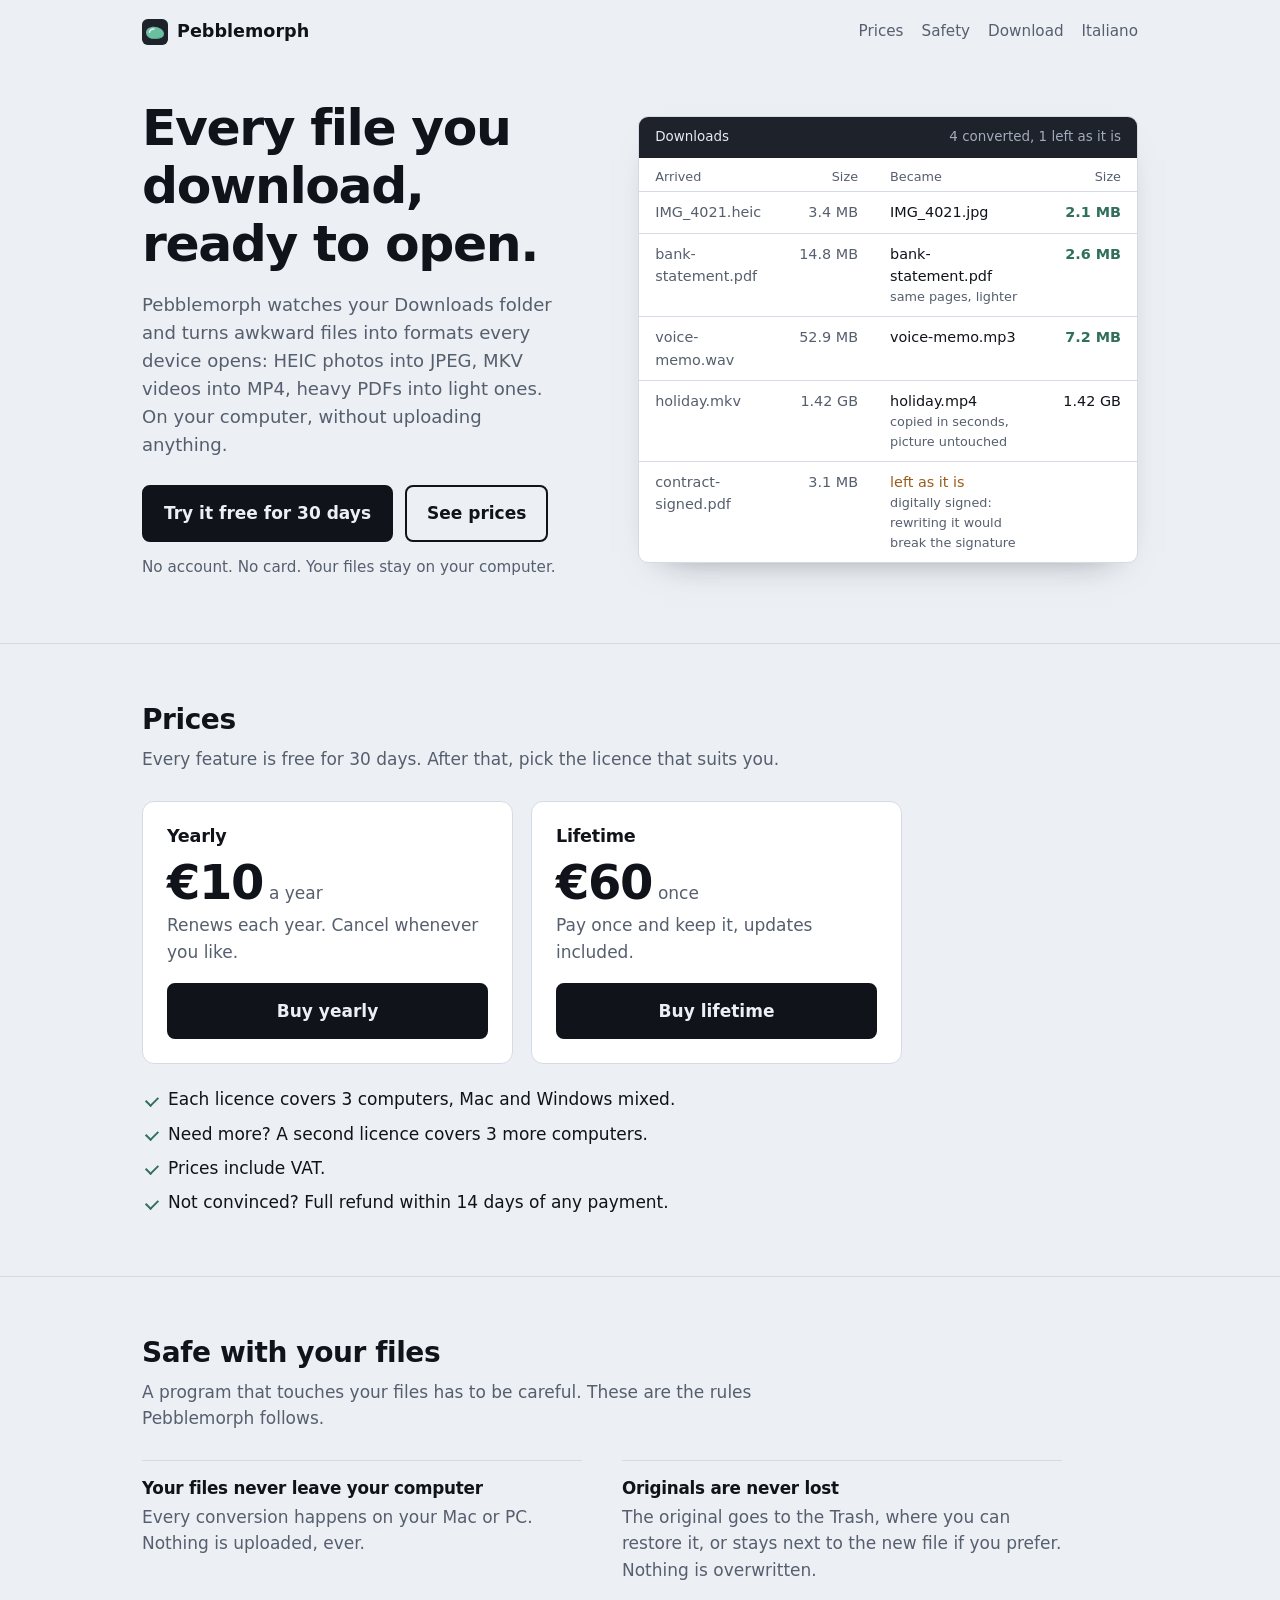
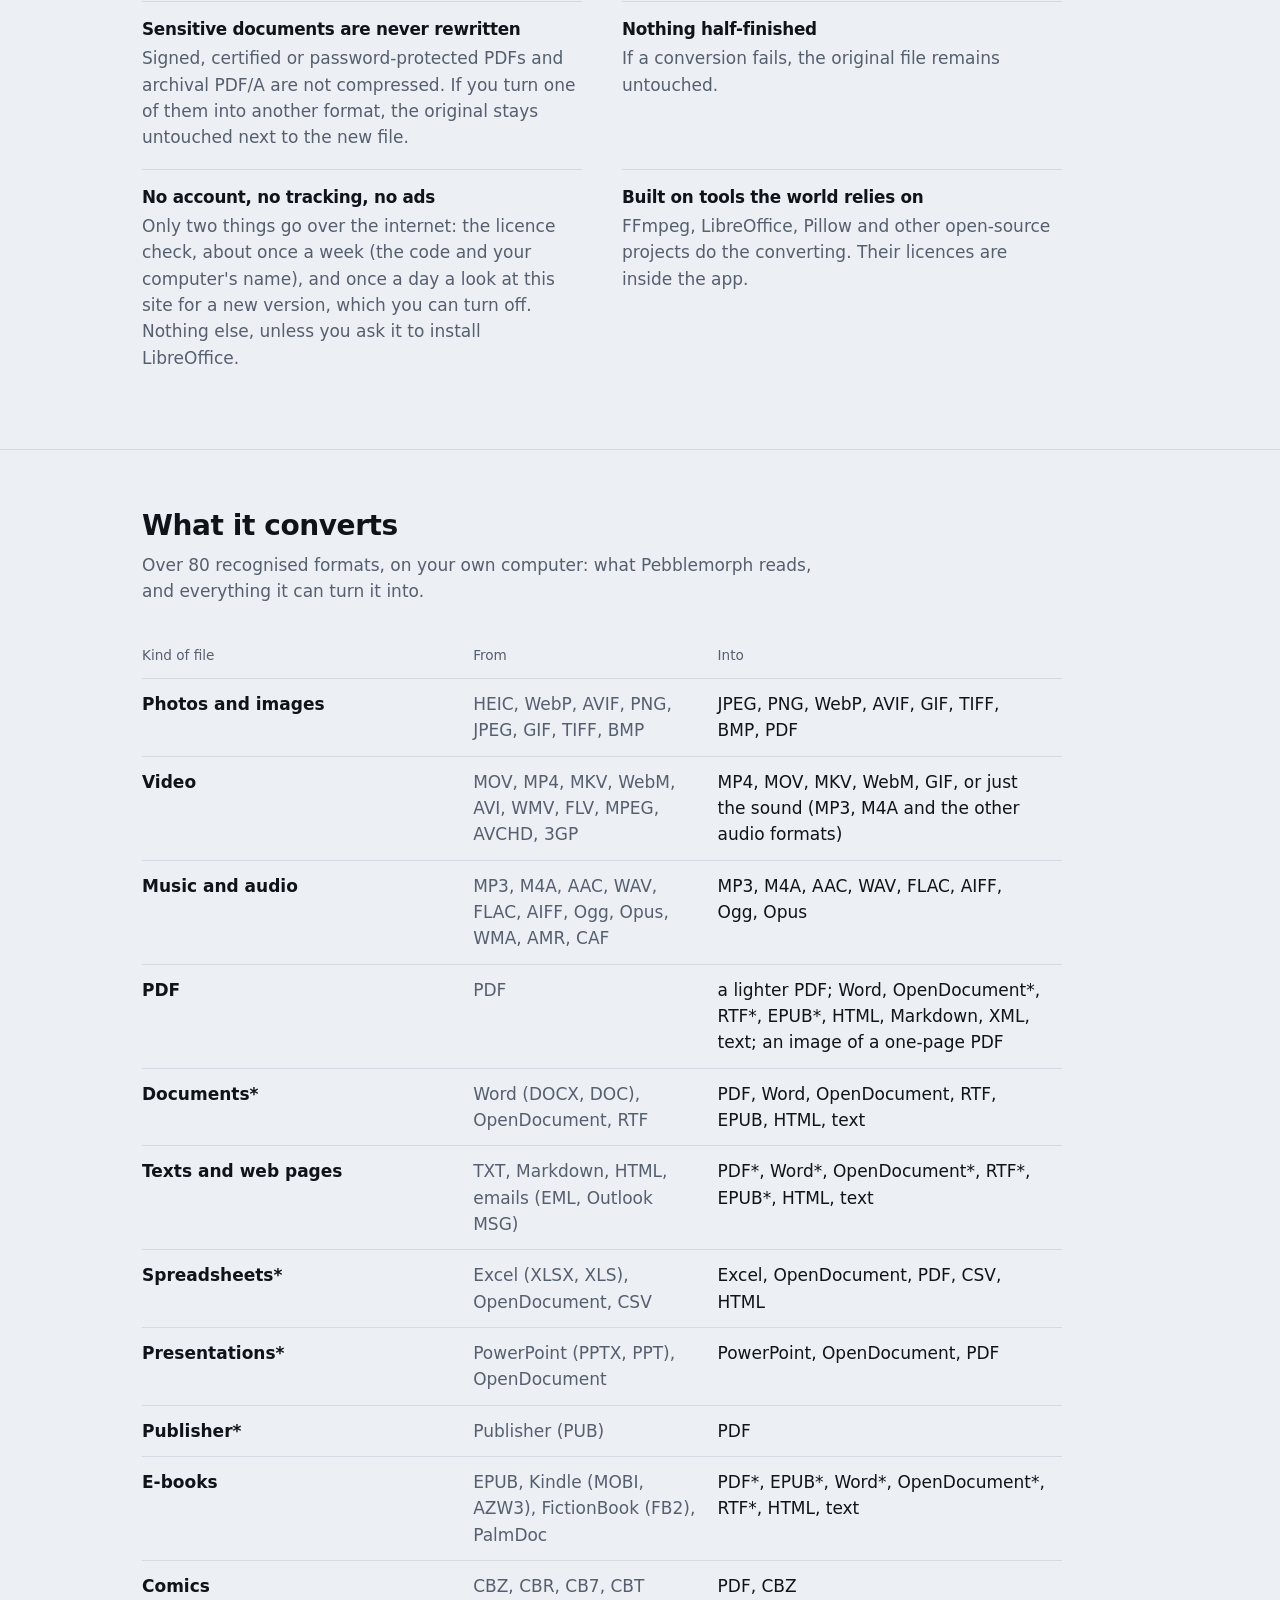
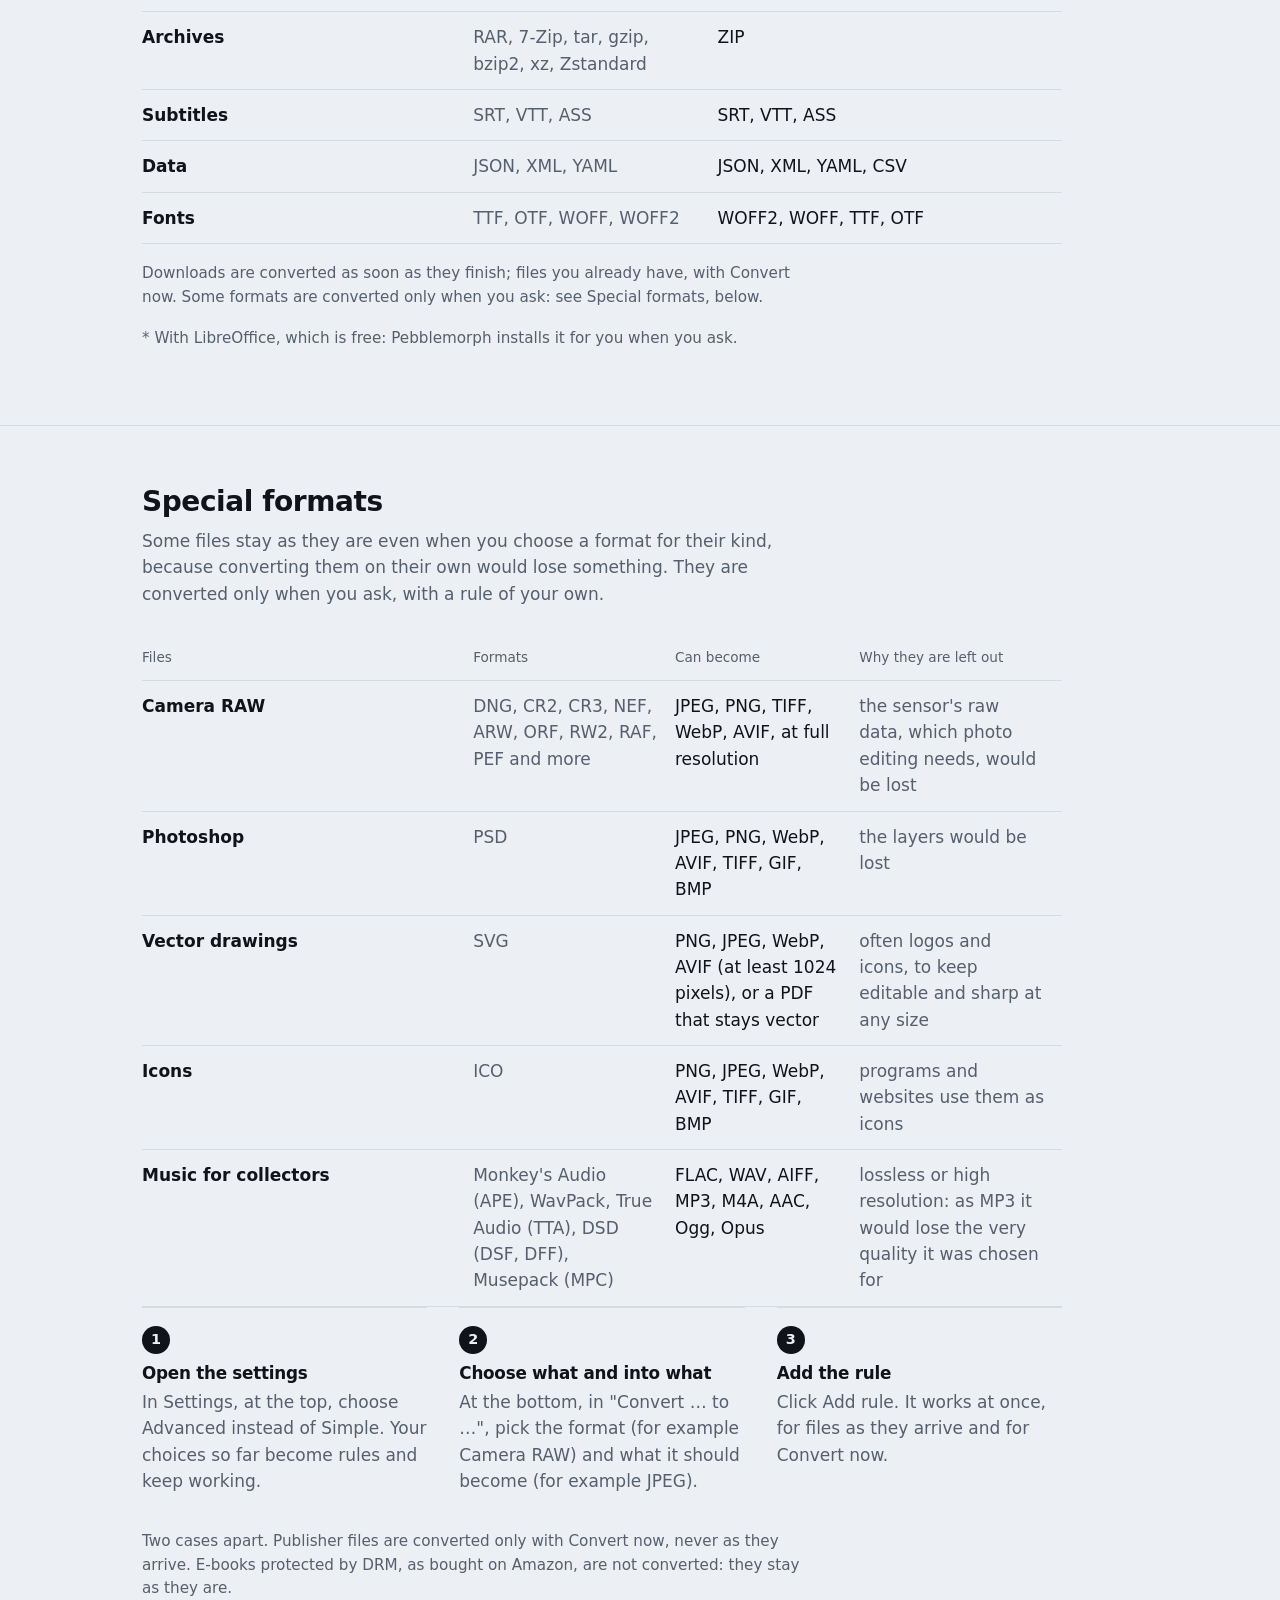
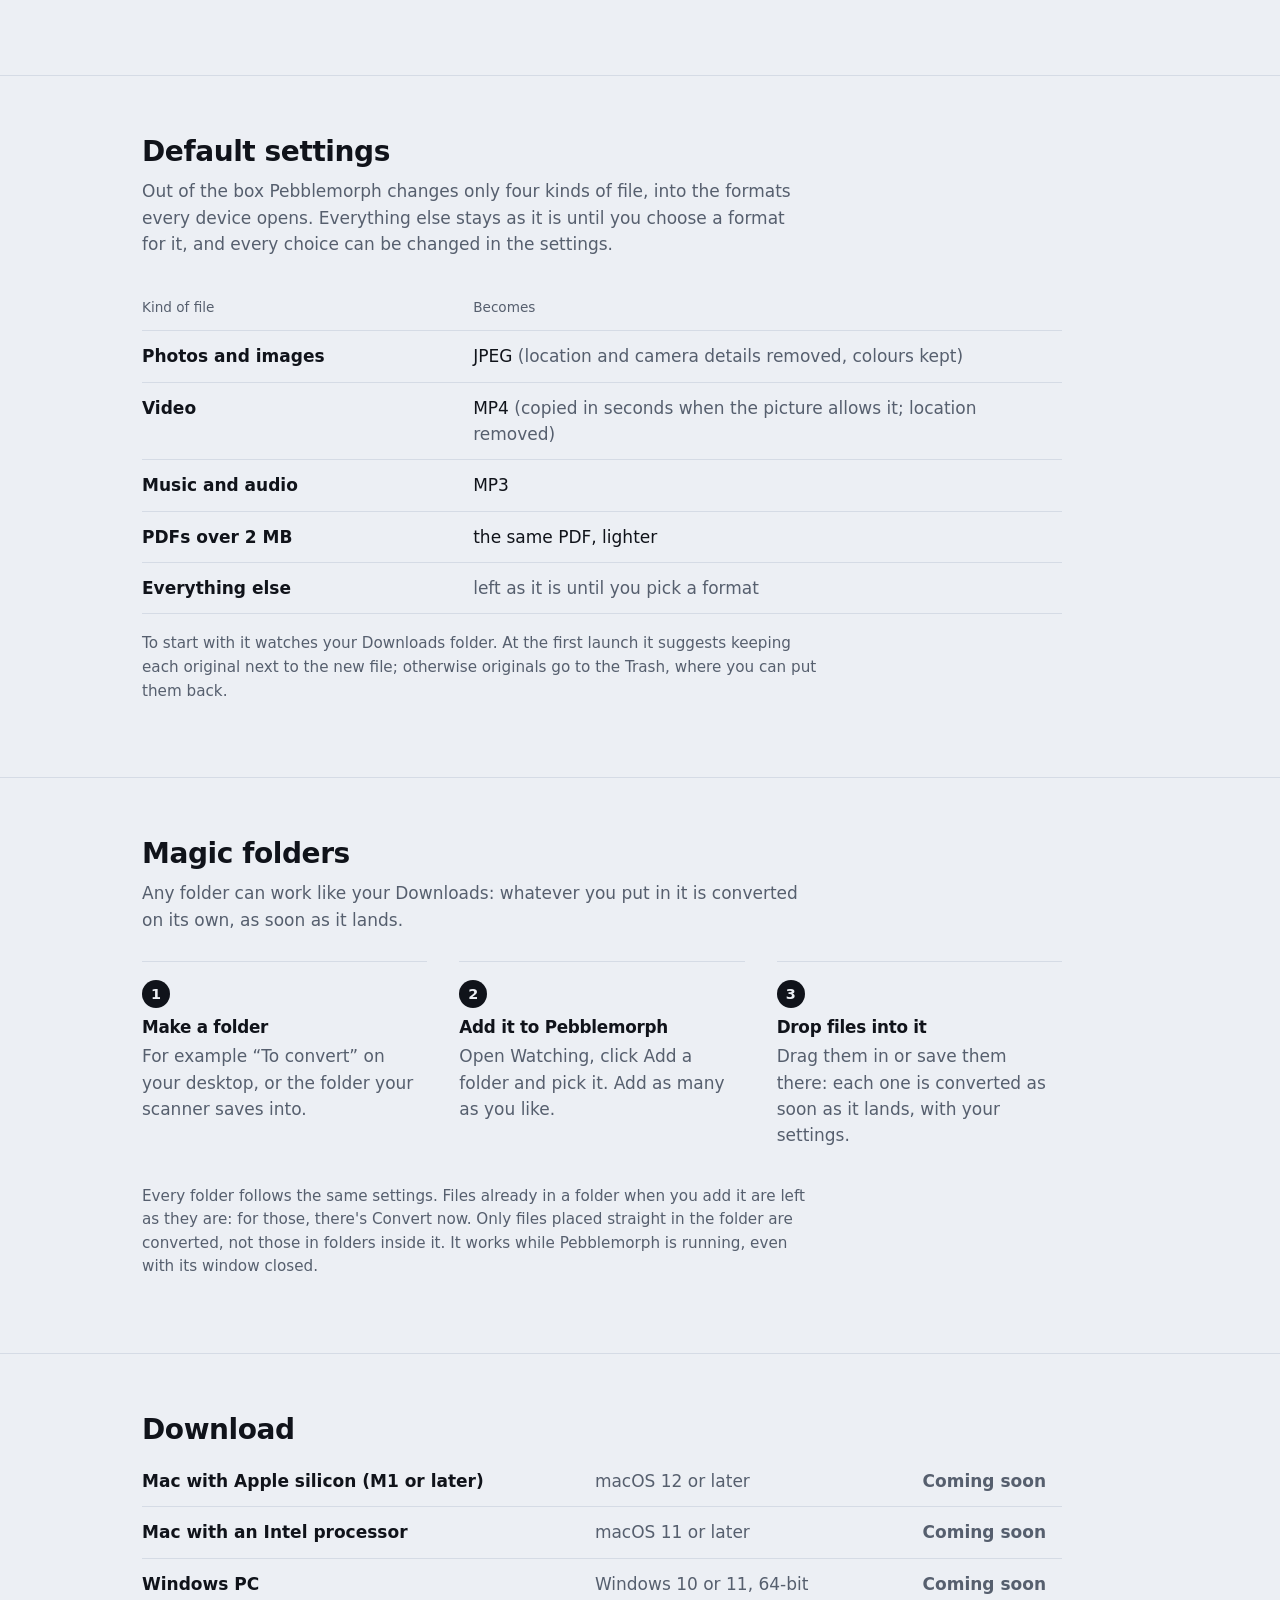
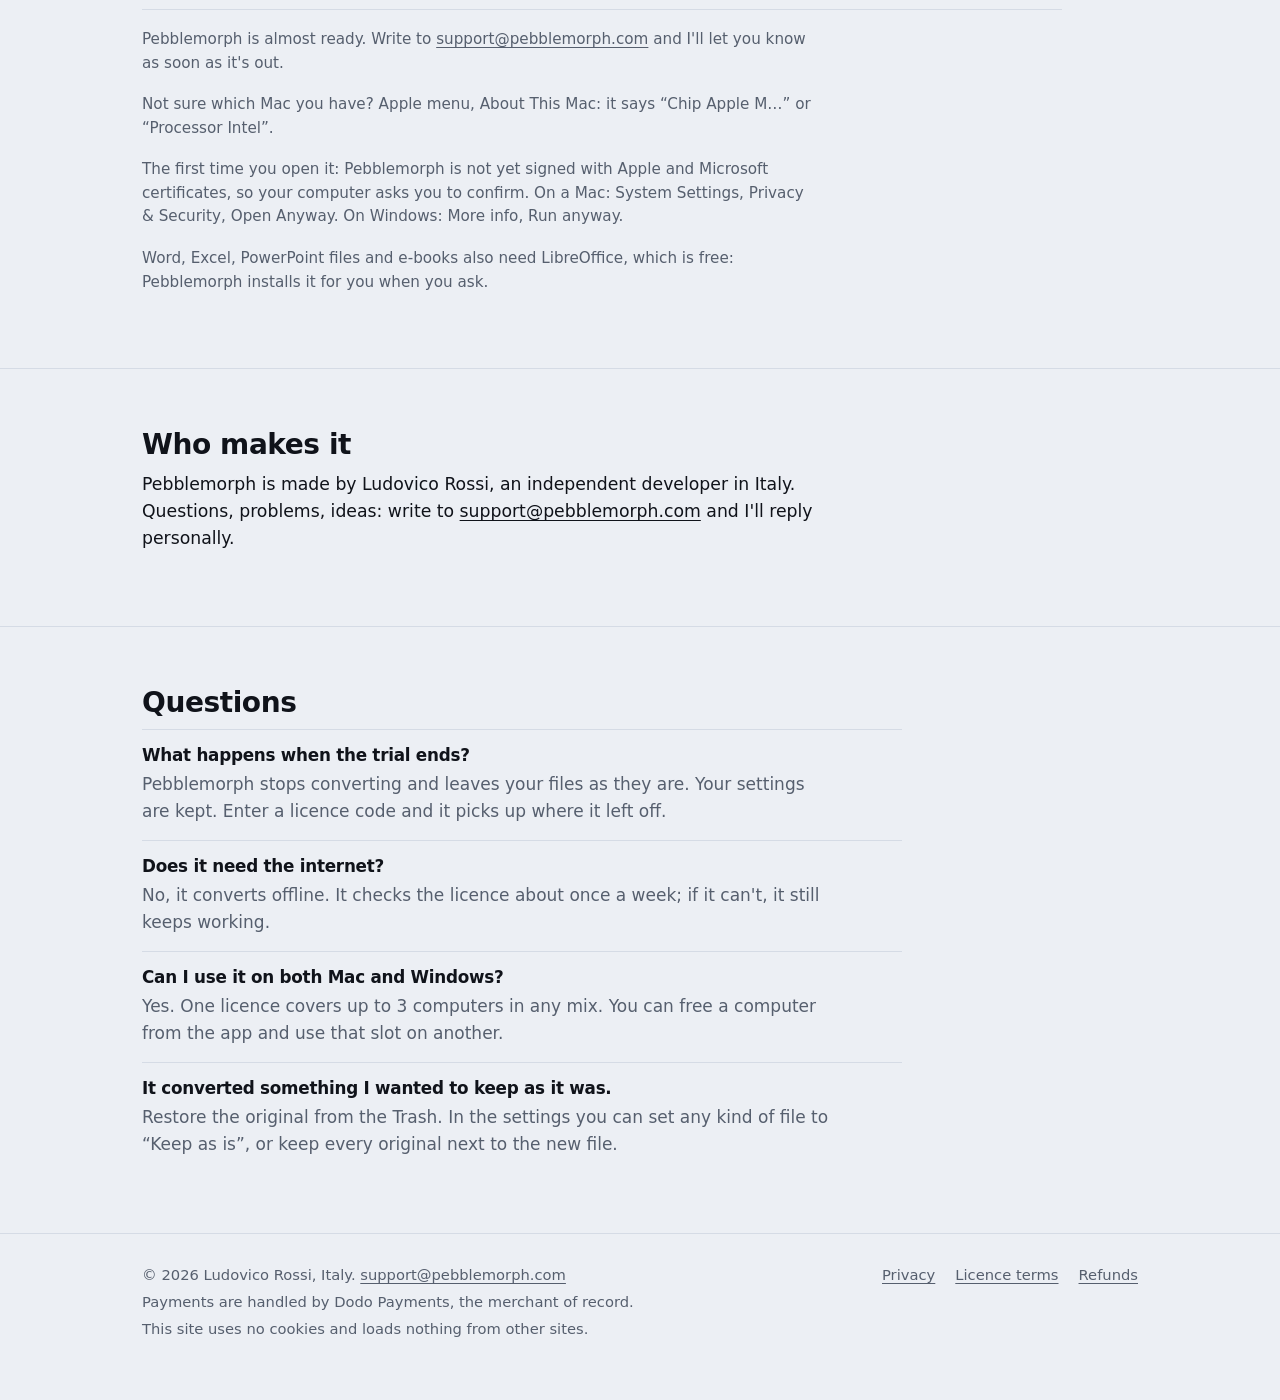
<file: index.html>
<!doctype html>
<html lang="en">
<head>
<meta charset="utf-8">
<meta name="viewport" content="width=device-width, initial-scale=1">
<meta http-equiv="Content-Security-Policy" content="default-src 'self'; img-src 'self' data:; style-src 'self'; script-src 'none'; base-uri 'none'; form-action 'none'">
<meta name="referrer" content="no-referrer">
<title>Pebblemorph: every file you download, ready to open</title>
<meta name="description" content="Pebblemorph turns the files in your Downloads folder into formats every device opens, on your own computer. For Mac and Windows. Free for 30 days.">
<link rel="icon" href="favicon.svg" type="image/svg+xml">
<link rel="stylesheet" href="style.css">
</head>
<body>
<header class="wrap top">
  <a class="brand" href="index.html"><svg width="26" height="26" viewBox="0 0 32 32" aria-hidden="true"><rect width="32" height="32" rx="7" fill="#1d222b"/><clipPath id="brand-underside"><path d="M5 16.6C5 12.3 9.1 9.6 14.6 9.6C20.6 9.6 27 13.1 27 18.4C27 22.5 22.1 24.4 15.6 24.4C9.4 24.4 5 21.6 5 16.6Z"/></clipPath><path d="M5 16.6C5 12.3 9.1 9.6 14.6 9.6C20.6 9.6 27 13.1 27 18.4C27 22.5 22.1 24.4 15.6 24.4C9.4 24.4 5 21.6 5 16.6Z" fill="#6bbfa1"/><path d="M3 21.2C9 24.2 21 24.6 29 19.8V27H3Z" fill="#57a88b" clip-path="url(#brand-underside)"/><path d="M9.2 16.2C9.6 13.9 11.7 12.5 14.8 12.3" fill="none" stroke="#e7ebf2" stroke-width="1.9" stroke-linecap="round"/></svg>Pebblemorph</a>
  <nav aria-label="Main">
    <a href="index.html#prices">Prices</a>
    <a class="hide-small" href="index.html#safety">Safety</a>
    <a class="hide-small" href="index.html#download">Download</a>
    <a href="it/index.html" lang="it">Italiano</a>
  </nav>
</header>
<main>
<div class="wrap hero">
  <div>
    <h1>Every file you download, ready to open.</h1>
    <p class="lead">Pebblemorph watches your Downloads folder and turns awkward files into formats every device opens: HEIC photos into JPEG, MKV videos into MP4, heavy PDFs into light ones. On your computer, without uploading anything.</p>
    <div class="actions">
      <a class="btn main" href="#download">Try it free for 30 days</a>
      <a class="btn plain" href="#prices">See prices</a>
    </div>
    <p class="promise">No account. No card. Your files stay on your computer.</p>
  </div>
  <div class="ledger" role="figure" aria-label="Example: the Downloads folder after Pebblemorph">
    <div class="bar"><span>Downloads</span><span>4 converted, 1 left as it is</span></div>
    <table>
      <thead><tr><th>Arrived</th><th class="num before">Size</th><th>Became</th><th class="num">Size</th></tr></thead>
      <tbody>
      <tr><td class="name was">IMG_4021.heic</td><td class="num before was">3.4 MB</td><td class="name after">IMG_4021.jpg</td><td class="num after less">2.1 MB</td></tr>
      <tr><td class="name was">bank-statement.pdf</td><td class="num before was">14.8 MB</td><td class="name after">bank-statement.pdf<span class="why">same pages, lighter</span></td><td class="num after less">2.6 MB</td></tr>
      <tr><td class="name was">voice-memo.wav</td><td class="num before was">52.9 MB</td><td class="name after">voice-memo.mp3</td><td class="num after less">7.2 MB</td></tr>
      <tr><td class="name was">holiday.mkv</td><td class="num before was">1.42 GB</td><td class="name after">holiday.mp4<span class="why">copied in seconds, picture untouched</span></td><td class="num after">1.42 GB</td></tr>
      <tr><td class="name was">contract-signed.pdf</td><td class="num before was">3.1 MB</td><td class="name after kept">left as it is<span class="why">digitally signed: rewriting it would break the signature</span></td><td class="num after">&nbsp;</td></tr>
      </tbody>
    </table>
  </div>
</div>

<section class="block" id="prices">
  <div class="wrap">
    <h2>Prices</h2>
    <p class="intro">Every feature is free for 30 days. After that, pick the licence that suits you.</p>
    <div class="plans">
      <div class="plan">
        <h3>Yearly</h3>
        <p class="price"><strong>€10</strong><span>a year</span></p>
        <p class="what">Renews each year. Cancel whenever you like.</p>
        <a class="btn main" href="#download">Buy yearly</a>
      </div>
      <div class="plan">
        <h3>Lifetime</h3>
        <p class="price"><strong>€60</strong><span>once</span></p>
        <p class="what">Pay once and keep it, updates included.</p>
        <a class="btn main" href="#download">Buy lifetime</a>
      </div>
    </div>
    <ul class="both">
      <li>Each licence covers 3 computers, Mac and Windows mixed.</li>
      <li>Need more? A second licence covers 3 more computers.</li>
      <li>Prices include VAT.</li>
      <li>Not convinced? Full refund within 14 days of any payment.</li>
    </ul>
  </div>
</section>

<section class="block" id="safety">
  <div class="wrap">
    <h2>Safe with your files</h2>
    <p class="intro">A program that touches your files has to be careful. These are the rules Pebblemorph follows.</p>
    <div class="facts">
      <div><h3>Your files never leave your computer</h3><p>Every conversion happens on your Mac or PC. Nothing is uploaded, ever.</p></div>
      <div><h3>Originals are never lost</h3><p>The original goes to the Trash, where you can restore it, or stays next to the new file if you prefer. Nothing is overwritten.</p></div>
      <div><h3>Sensitive documents are never rewritten</h3><p>Signed, certified or password-protected PDFs and archival PDF/A are not compressed. If you turn one of them into another format, the original stays untouched next to the new file.</p></div>
      <div><h3>Nothing half-finished</h3><p>If a conversion fails, the original file remains untouched.</p></div>
      <div><h3>No account, no tracking, no ads</h3><p>Only two things go over the internet: the licence check, about once a week (the code and your computer's name), and once a day a look at this site for a new version, which you can turn off. Nothing else, unless you ask it to install LibreOffice.</p></div>
      <div><h3>Built on tools the world relies on</h3><p>FFmpeg, LibreOffice, Pillow and other open-source projects do the converting. Their licences are inside the app.</p></div>
    </div>
  </div>
</section>

<section class="block" id="what">
  <div class="wrap">
    <h2>What it converts</h2>
    <p class="intro">Over 80 recognised formats, on your own computer: what Pebblemorph reads, and everything it can turn it into.</p>
    <table class="table">
      <thead><tr><th>Kind of file</th><th>From</th><th>Into</th></tr></thead>
      <tbody>
        <tr><td>Photos and images</td><td class="soft" data-label="From">HEIC, WebP, AVIF, PNG, JPEG, GIF, TIFF, BMP</td><td data-label="Into">JPEG, PNG, WebP, AVIF, GIF, TIFF, BMP, PDF</td></tr>
        <tr><td>Video</td><td class="soft" data-label="From">MOV, MP4, MKV, WebM, AVI, WMV, FLV, MPEG, AVCHD, 3GP</td><td data-label="Into">MP4, MOV, MKV, WebM, GIF, or just the sound (MP3, M4A and the other audio formats)</td></tr>
        <tr><td>Music and audio</td><td class="soft" data-label="From">MP3, M4A, AAC, WAV, FLAC, AIFF, Ogg, Opus, WMA, AMR, CAF</td><td data-label="Into">MP3, M4A, AAC, WAV, FLAC, AIFF, Ogg, Opus</td></tr>
        <tr><td>PDF</td><td class="soft" data-label="From">PDF</td><td data-label="Into">a lighter PDF; Word, OpenDocument*, RTF*, EPUB*, HTML, Markdown, XML, text; an image of a one-page PDF</td></tr>
        <tr><td>Documents*</td><td class="soft" data-label="From">Word (DOCX, DOC), OpenDocument, RTF</td><td data-label="Into">PDF, Word, OpenDocument, RTF, EPUB, HTML, text</td></tr>
        <tr><td>Texts and web pages</td><td class="soft" data-label="From">TXT, Markdown, HTML, emails (EML, Outlook MSG)</td><td data-label="Into">PDF*, Word*, OpenDocument*, RTF*, EPUB*, HTML, text</td></tr>
        <tr><td>Spreadsheets*</td><td class="soft" data-label="From">Excel (XLSX, XLS), OpenDocument, CSV</td><td data-label="Into">Excel, OpenDocument, PDF, CSV, HTML</td></tr>
        <tr><td>Presentations*</td><td class="soft" data-label="From">PowerPoint (PPTX, PPT), OpenDocument</td><td data-label="Into">PowerPoint, OpenDocument, PDF</td></tr>
        <tr><td>Publisher*</td><td class="soft" data-label="From">Publisher (PUB)</td><td data-label="Into">PDF</td></tr>
        <tr><td>E-books</td><td class="soft" data-label="From">EPUB, Kindle (MOBI, AZW3), FictionBook (FB2), PalmDoc</td><td data-label="Into">PDF*, EPUB*, Word*, OpenDocument*, RTF*, HTML, text</td></tr>
        <tr><td>Comics</td><td class="soft" data-label="From">CBZ, CBR, CB7, CBT</td><td data-label="Into">PDF, CBZ</td></tr>
        <tr><td>Archives</td><td class="soft" data-label="From">RAR, 7-Zip, tar, gzip, bzip2, xz, Zstandard</td><td data-label="Into">ZIP</td></tr>
        <tr><td>Subtitles</td><td class="soft" data-label="From">SRT, VTT, ASS</td><td data-label="Into">SRT, VTT, ASS</td></tr>
        <tr><td>Data</td><td class="soft" data-label="From">JSON, XML, YAML</td><td data-label="Into">JSON, XML, YAML, CSV</td></tr>
        <tr><td>Fonts</td><td class="soft" data-label="From">TTF, OTF, WOFF, WOFF2</td><td data-label="Into">WOFF2, WOFF, TTF, OTF</td></tr>
      </tbody>
    </table>
    <p class="note">Downloads are converted as soon as they finish; files you already have, with Convert now. Some formats are converted only when you ask: see Special formats, below.</p>
    <p class="note">* With LibreOffice, which is free: Pebblemorph installs it for you when you ask.</p>
  </div>
</section>

<section class="block" id="special">
  <div class="wrap">
    <h2>Special formats</h2>
    <p class="intro">Some files stay as they are even when you choose a format for their kind, because converting them on their own would lose something. They are converted only when you ask, with a rule of your own.</p>
    <table class="table">
      <thead><tr><th>Files</th><th>Formats</th><th>Can become</th><th>Why they are left out</th></tr></thead>
      <tbody>
        <tr><td>Camera RAW</td><td class="soft" data-label="Formats">DNG, CR2, CR3, NEF, ARW, ORF, RW2, RAF, PEF and more</td><td data-label="Can become">JPEG, PNG, TIFF, WebP, AVIF, at full resolution</td><td class="soft" data-label="Why">the sensor's raw data, which photo editing needs, would be lost</td></tr>
        <tr><td>Photoshop</td><td class="soft" data-label="Formats">PSD</td><td data-label="Can become">JPEG, PNG, WebP, AVIF, TIFF, GIF, BMP</td><td class="soft" data-label="Why">the layers would be lost</td></tr>
        <tr><td>Vector drawings</td><td class="soft" data-label="Formats">SVG</td><td data-label="Can become">PNG, JPEG, WebP, AVIF (at least 1024 pixels), or a PDF that stays vector</td><td class="soft" data-label="Why">often logos and icons, to keep editable and sharp at any size</td></tr>
        <tr><td>Icons</td><td class="soft" data-label="Formats">ICO</td><td data-label="Can become">PNG, JPEG, WebP, AVIF, TIFF, GIF, BMP</td><td class="soft" data-label="Why">programs and websites use them as icons</td></tr>
        <tr><td>Music for collectors</td><td class="soft" data-label="Formats">Monkey's Audio (APE), WavPack, True Audio (TTA), DSD (DSF, DFF), Musepack (MPC)</td><td data-label="Can become">FLAC, WAV, AIFF, MP3, M4A, AAC, Ogg, Opus</td><td class="soft" data-label="Why">lossless or high resolution: as MP3 it would lose the very quality it was chosen for</td></tr>
      </tbody>
    </table>
    <ol class="steps">
      <li><h3>Open the settings</h3><p>In Settings, at the top, choose Advanced instead of Simple. Your choices so far become rules and keep working.</p></li>
      <li><h3>Choose what and into what</h3><p>At the bottom, in "Convert … to …", pick the format (for example Camera RAW) and what it should become (for example JPEG).</p></li>
      <li><h3>Add the rule</h3><p>Click Add rule. It works at once, for files as they arrive and for Convert now.</p></li>
    </ol>
    <p class="note">Two cases apart. Publisher files are converted only with Convert now, never as they arrive. E-books protected by DRM, as bought on Amazon, are not converted: they stay as they are.</p>
  </div>
</section>

<section class="block" id="defaults">
  <div class="wrap">
    <h2>Default settings</h2>
    <p class="intro">Out of the box Pebblemorph changes only four kinds of file, into the formats every device opens. Everything else stays as it is until you choose a format for it, and every choice can be changed in the settings.</p>
    <table class="table">
      <thead><tr><th>Kind of file</th><th>Becomes</th></tr></thead>
      <tbody>
        <tr><td>Photos and images</td><td data-label="Becomes">JPEG <span class="soft">(location and camera details removed, colours kept)</span></td></tr>
        <tr><td>Video</td><td data-label="Becomes">MP4 <span class="soft">(copied in seconds when the picture allows it; location removed)</span></td></tr>
        <tr><td>Music and audio</td><td data-label="Becomes">MP3</td></tr>
        <tr><td>PDFs over 2 MB</td><td data-label="Becomes">the same PDF, lighter</td></tr>
        <tr><td>Everything else</td><td data-label="Becomes"><span class="soft">left as it is until you pick a format</span></td></tr>
      </tbody>
    </table>
    <p class="note">To start with it watches your Downloads folder. At the first launch it suggests keeping each original next to the new file; otherwise originals go to the Trash, where you can put them back.</p>
  </div>
</section>

<section class="block" id="magic">
  <div class="wrap">
    <h2>Magic folders</h2>
    <p class="intro">Any folder can work like your Downloads: whatever you put in it is converted on its own, as soon as it lands.</p>
    <ol class="steps">
      <li><h3>Make a folder</h3><p>For example “To convert” on your desktop, or the folder your scanner saves into.</p></li>
      <li><h3>Add it to Pebblemorph</h3><p>Open Watching, click Add a folder and pick it. Add as many as you like.</p></li>
      <li><h3>Drop files into it</h3><p>Drag them in or save them there: each one is converted as soon as it lands, with your settings.</p></li>
    </ol>
    <p class="note">Every folder follows the same settings. Files already in a folder when you add it are left as they are: for those, there's Convert now. Only files placed straight in the folder are converted, not those in folders inside it. It works while Pebblemorph is running, even with its window closed.</p>
  </div>
</section>

<section class="block" id="download">
  <div class="wrap">
    <h2>Download</h2>
    <table class="table downloads">
      <tbody>
        <tr><td>Mac with Apple silicon (M1 or later)</td><td class="soft">macOS 12 or later</td><td class="get"><span class="soon">Coming soon</span></td></tr>
        <tr><td>Mac with an Intel processor</td><td class="soft">macOS 11 or later</td><td class="get"><span class="soon">Coming soon</span></td></tr>
        <tr><td>Windows PC</td><td class="soft">Windows 10 or 11, 64-bit</td><td class="get"><span class="soon">Coming soon</span></td></tr>
      </tbody>
    </table>
    <p class="note soon-note">Pebblemorph is almost ready. Write to <a href="mailto:support@pebblemorph.com">support@pebblemorph.com</a> and I'll let you know as soon as it's out.</p>
    <p class="note">Not sure which Mac you have? Apple menu, About This Mac: it says “Chip Apple M…” or “Processor Intel”.</p>
    <p class="note">The first time you open it: Pebblemorph is not yet signed with Apple and Microsoft certificates, so your computer asks you to confirm. On a Mac: System Settings, Privacy & Security, Open Anyway. On Windows: More info, Run anyway.</p>
    <p class="note">Word, Excel, PowerPoint files and e-books also need LibreOffice, which is free: Pebblemorph installs it for you when you ask.</p>
  </div>
</section>

<section class="block" id="who">
  <div class="wrap">
    <h2>Who makes it</h2>
    <p class="person">Pebblemorph is made by Ludovico Rossi, an independent developer in Italy. Questions, problems, ideas: write to <a href="mailto:support@pebblemorph.com">support@pebblemorph.com</a> and I'll reply personally.</p>
  </div>
</section>

<section class="block" id="faq">
  <div class="wrap">
    <h2>Questions</h2>
    <div class="faq">
      <div><h3>What happens when the trial ends?</h3><p>Pebblemorph stops converting and leaves your files as they are. Your settings are kept. Enter a licence code and it picks up where it left off.</p></div>
      <div><h3>Does it need the internet?</h3><p>No, it converts offline. It checks the licence about once a week; if it can't, it still keeps working.</p></div>
      <div><h3>Can I use it on both Mac and Windows?</h3><p>Yes. One licence covers up to 3 computers in any mix. You can free a computer from the app and use that slot on another.</p></div>
      <div><h3>It converted something I wanted to keep as it was.</h3><p>Restore the original from the Trash. In the settings you can set any kind of file to “Keep as is”, or keep every original next to the new file.</p></div>
    </div>
  </div>
</section>
</main>
<footer>
  <div class="wrap">
    <div>
      <p>© 2026 Ludovico Rossi, Italy. <a href="mailto:support@pebblemorph.com">support@pebblemorph.com</a></p>
      <p>Payments are handled by Dodo Payments, the merchant of record.</p>
      <p>This site uses no cookies and loads nothing from other sites.</p>
    </div>
    <nav aria-label="Legal">
      <a href="privacy.html">Privacy</a>
      <a href="terms.html">Licence terms</a>
      <a href="refunds.html">Refunds</a>
    </nav>
  </div>
</footer>
</body>
</html>
</file>
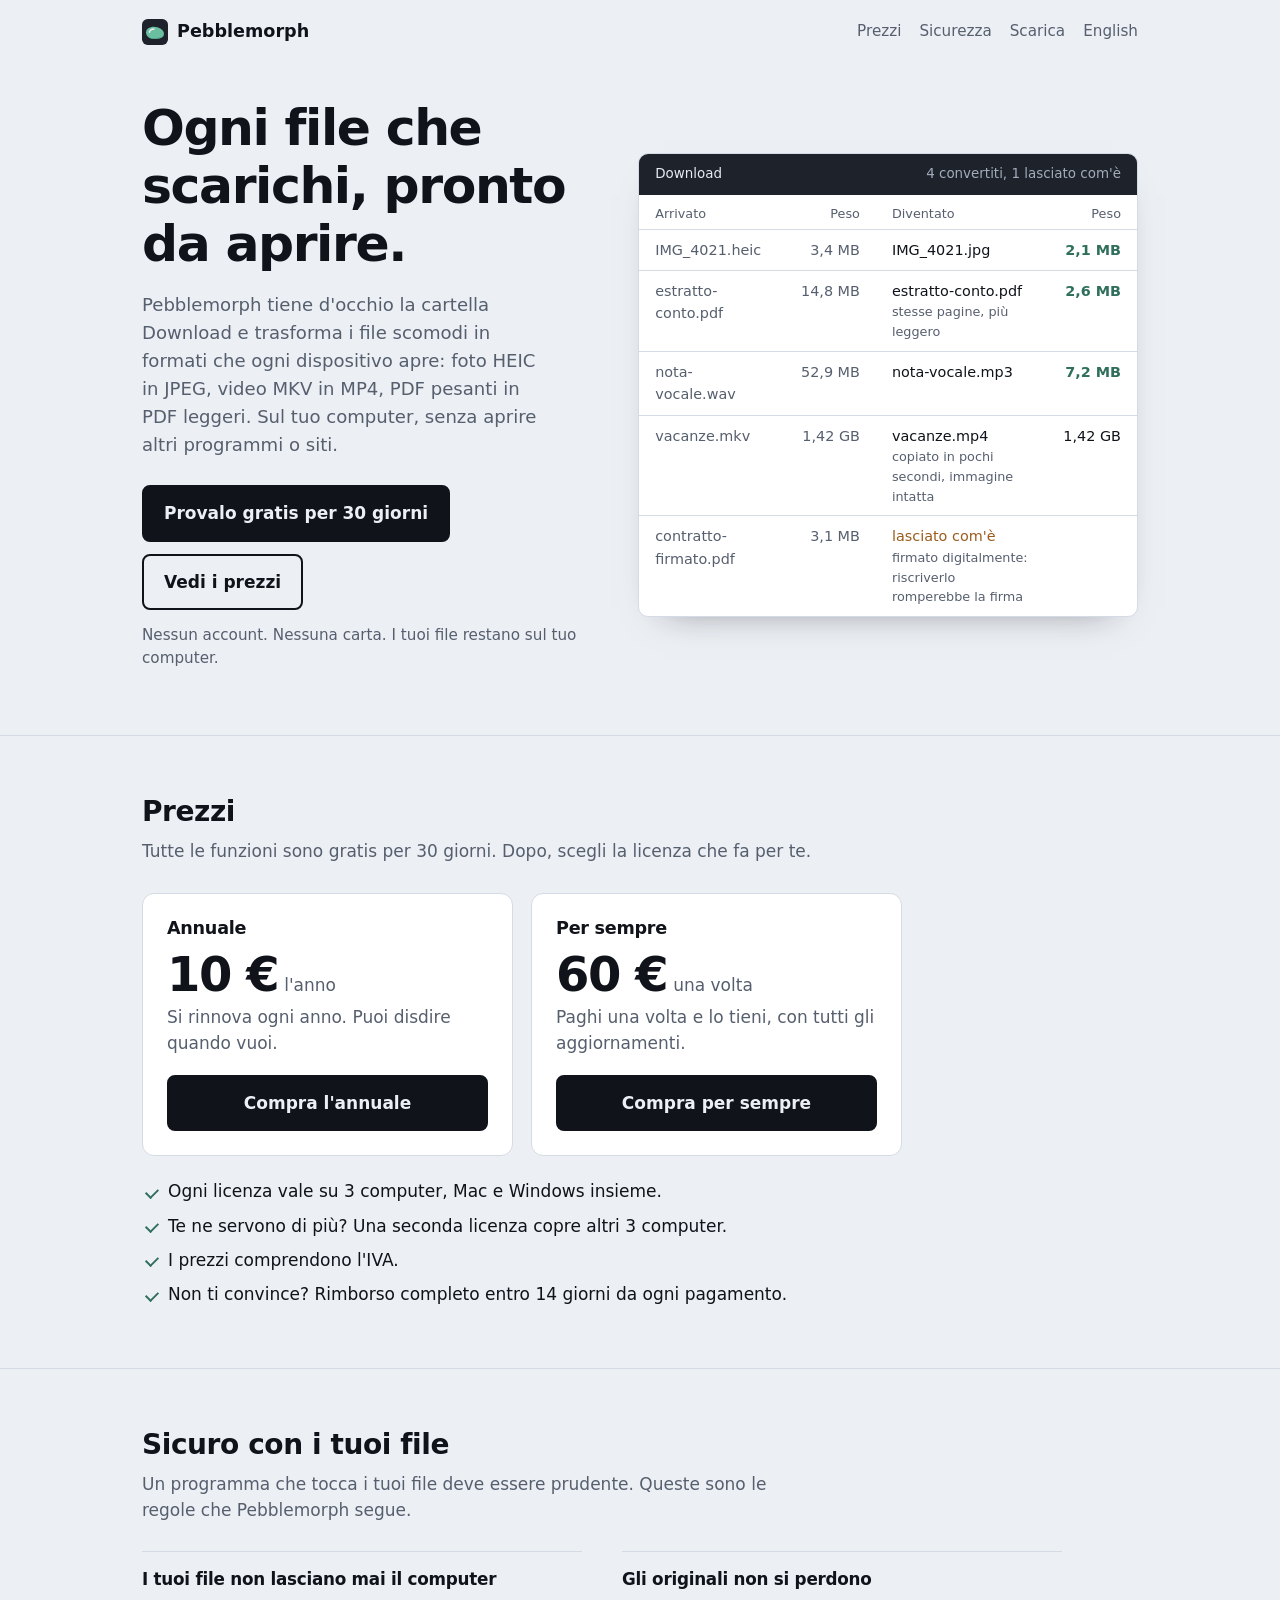
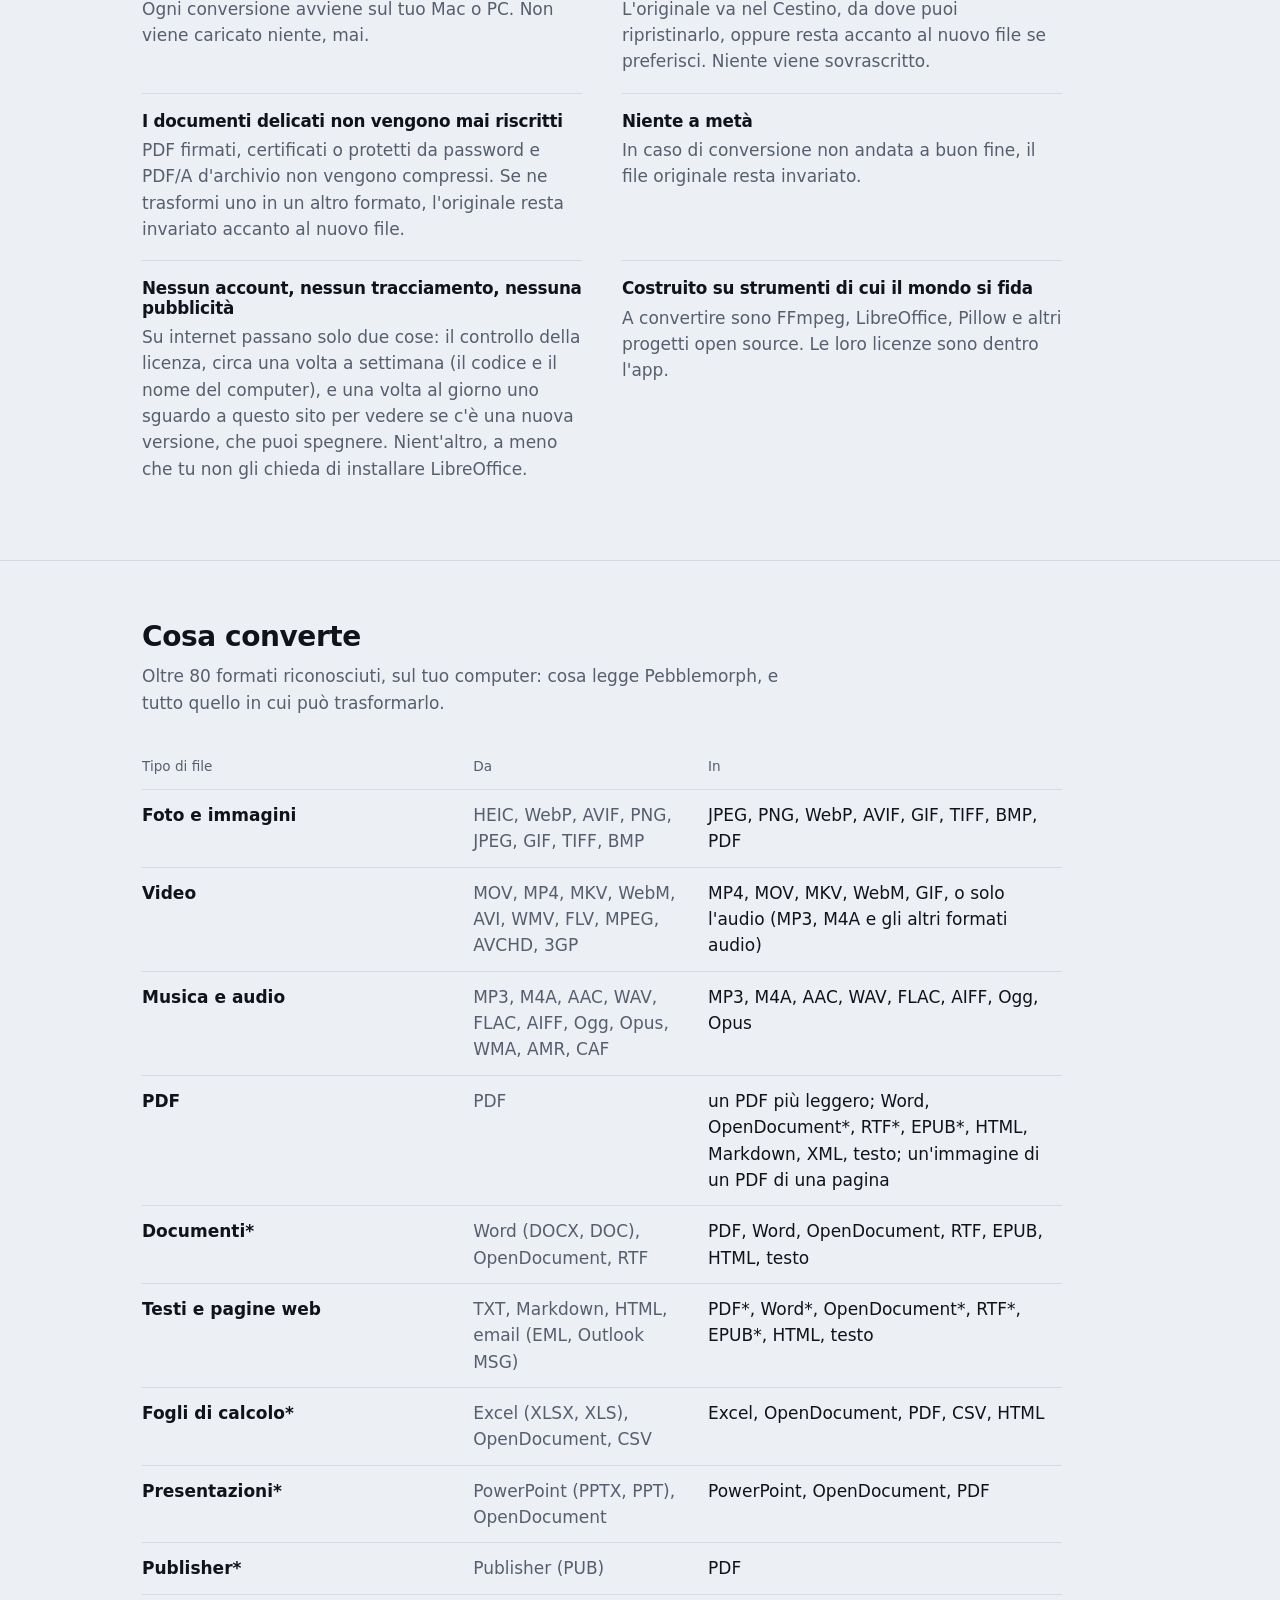
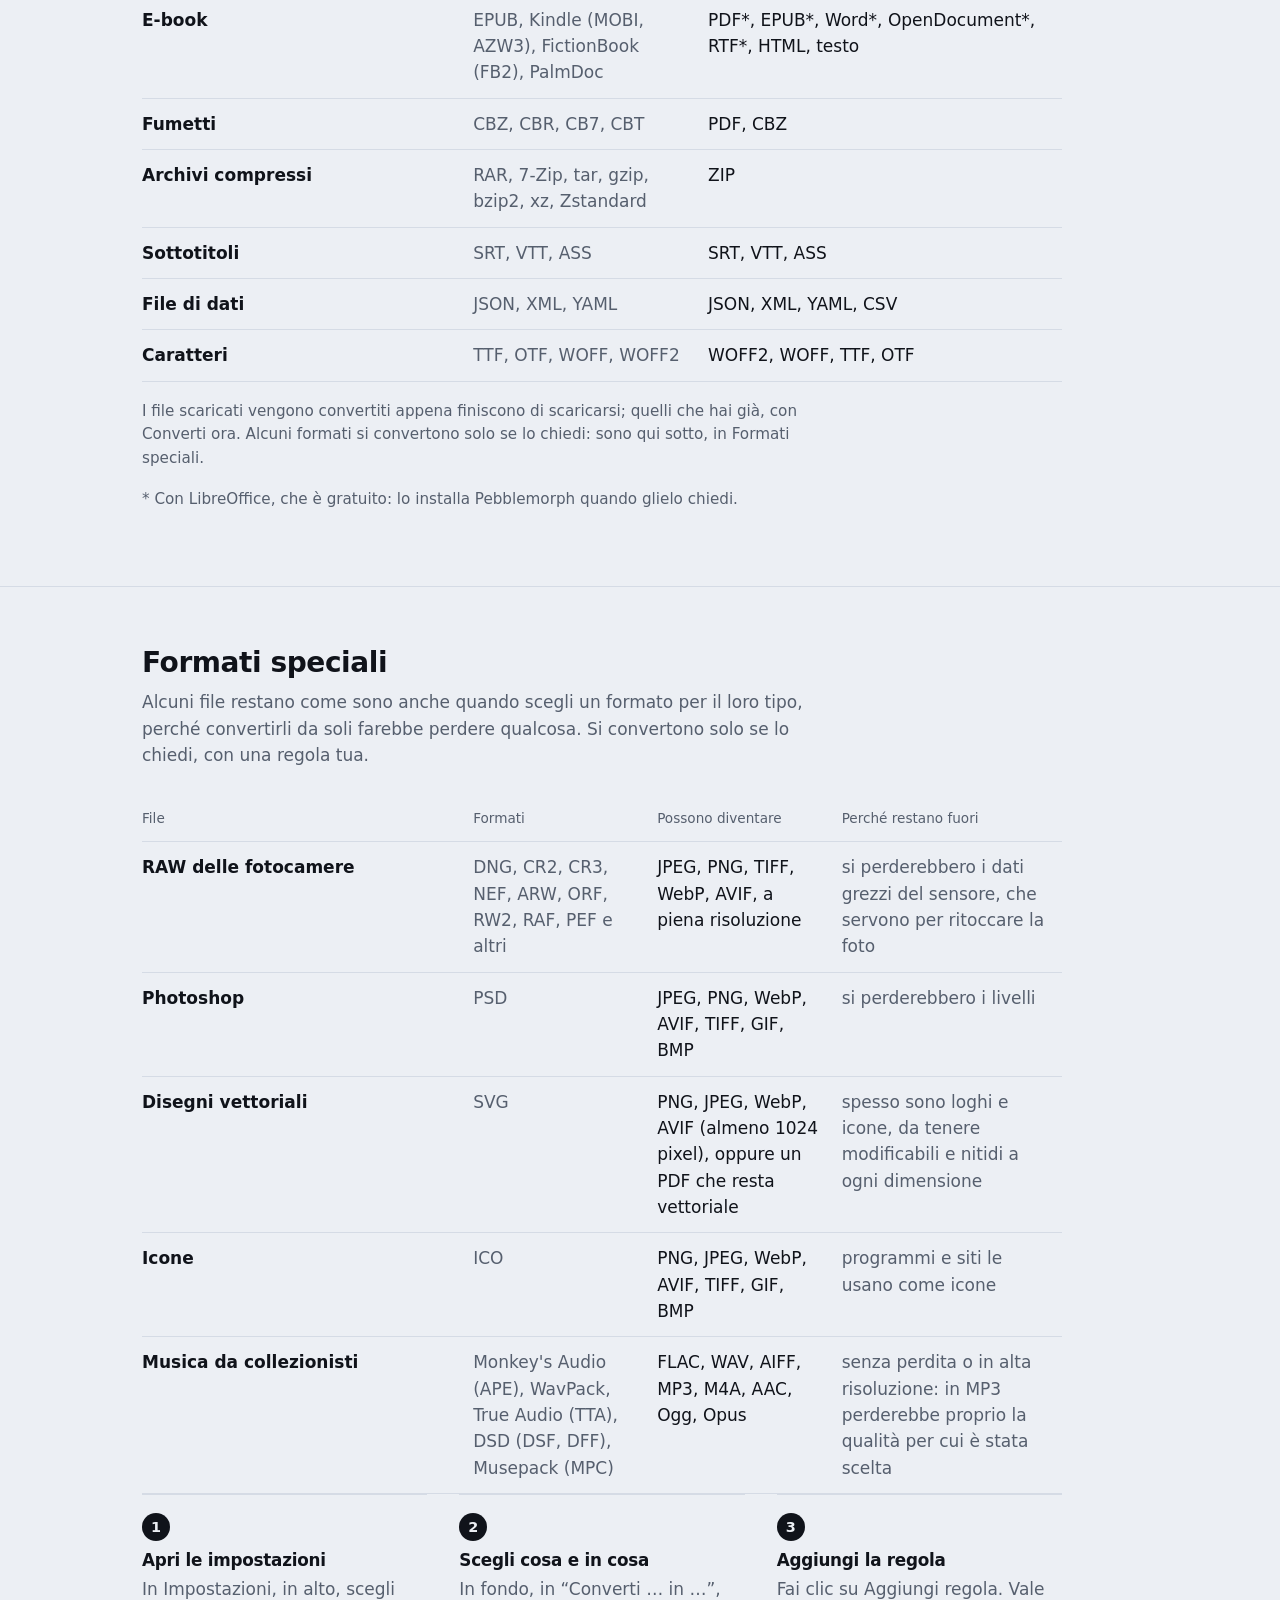
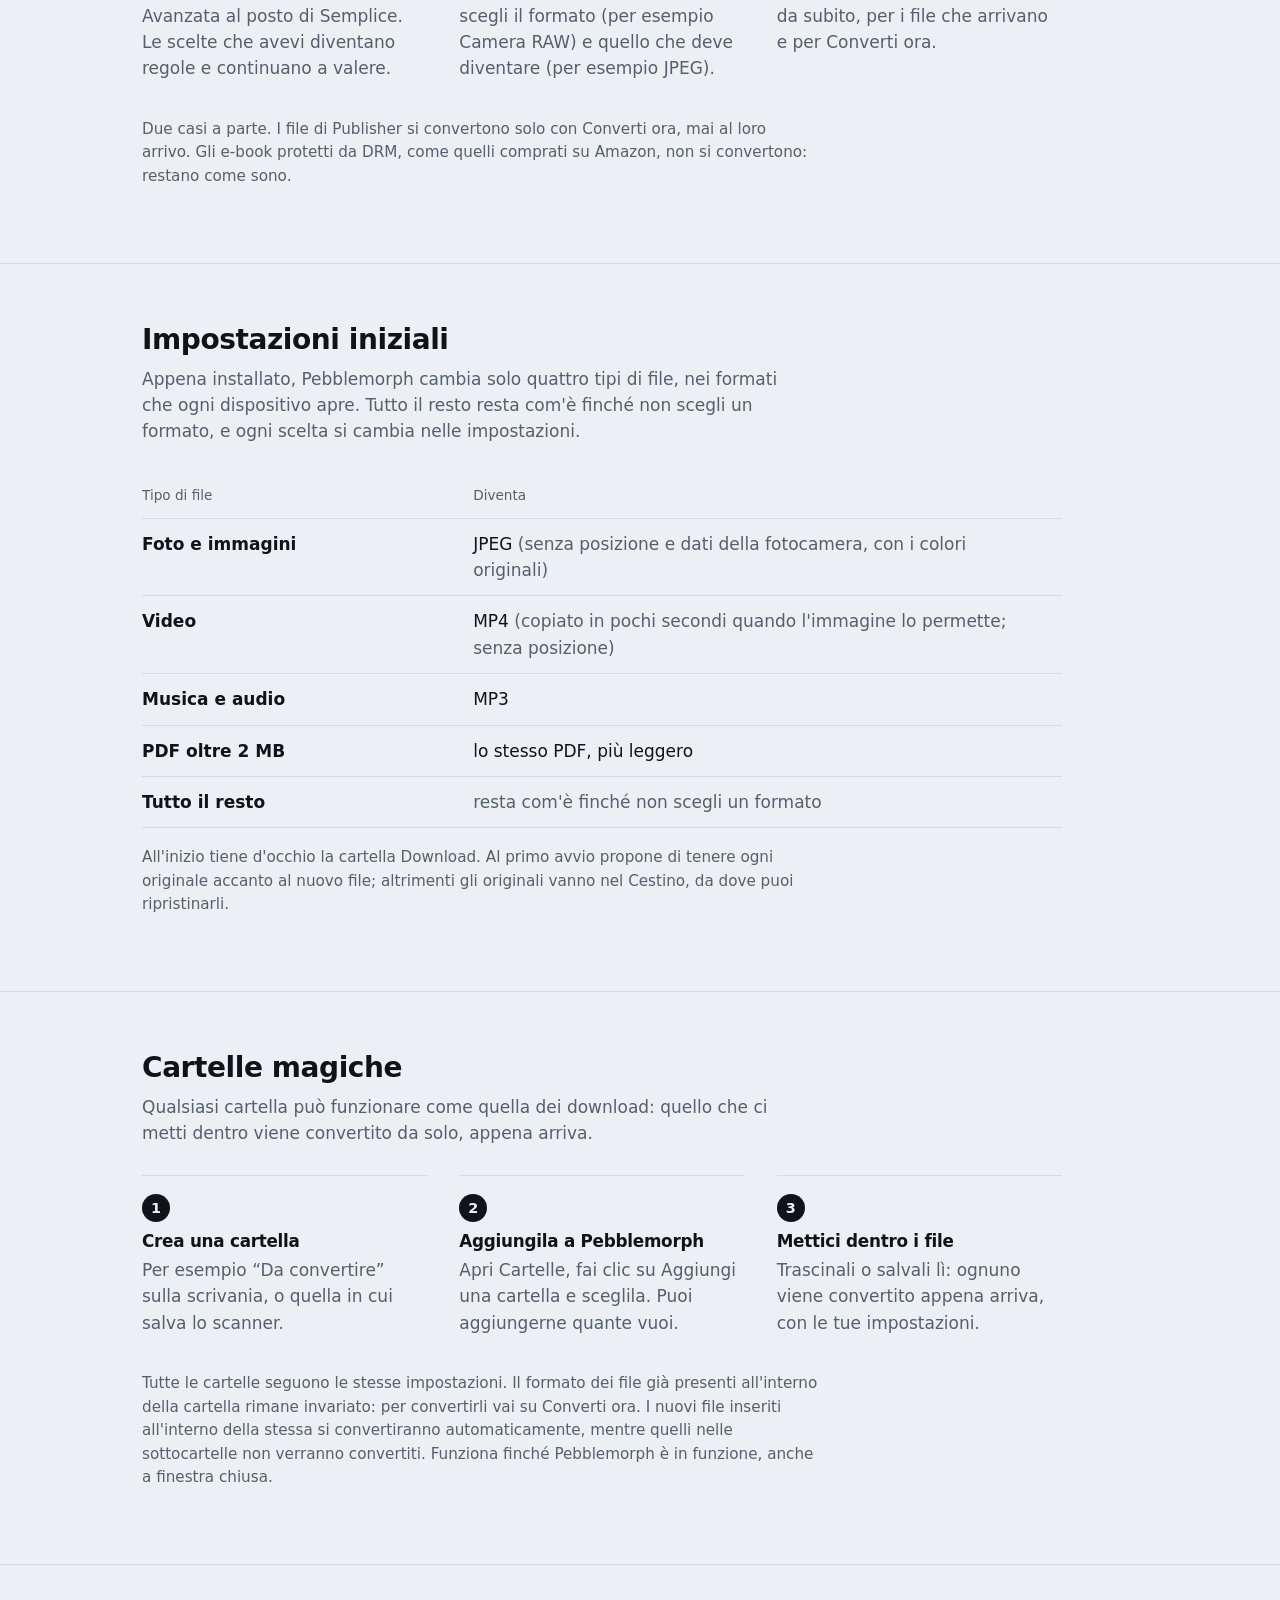
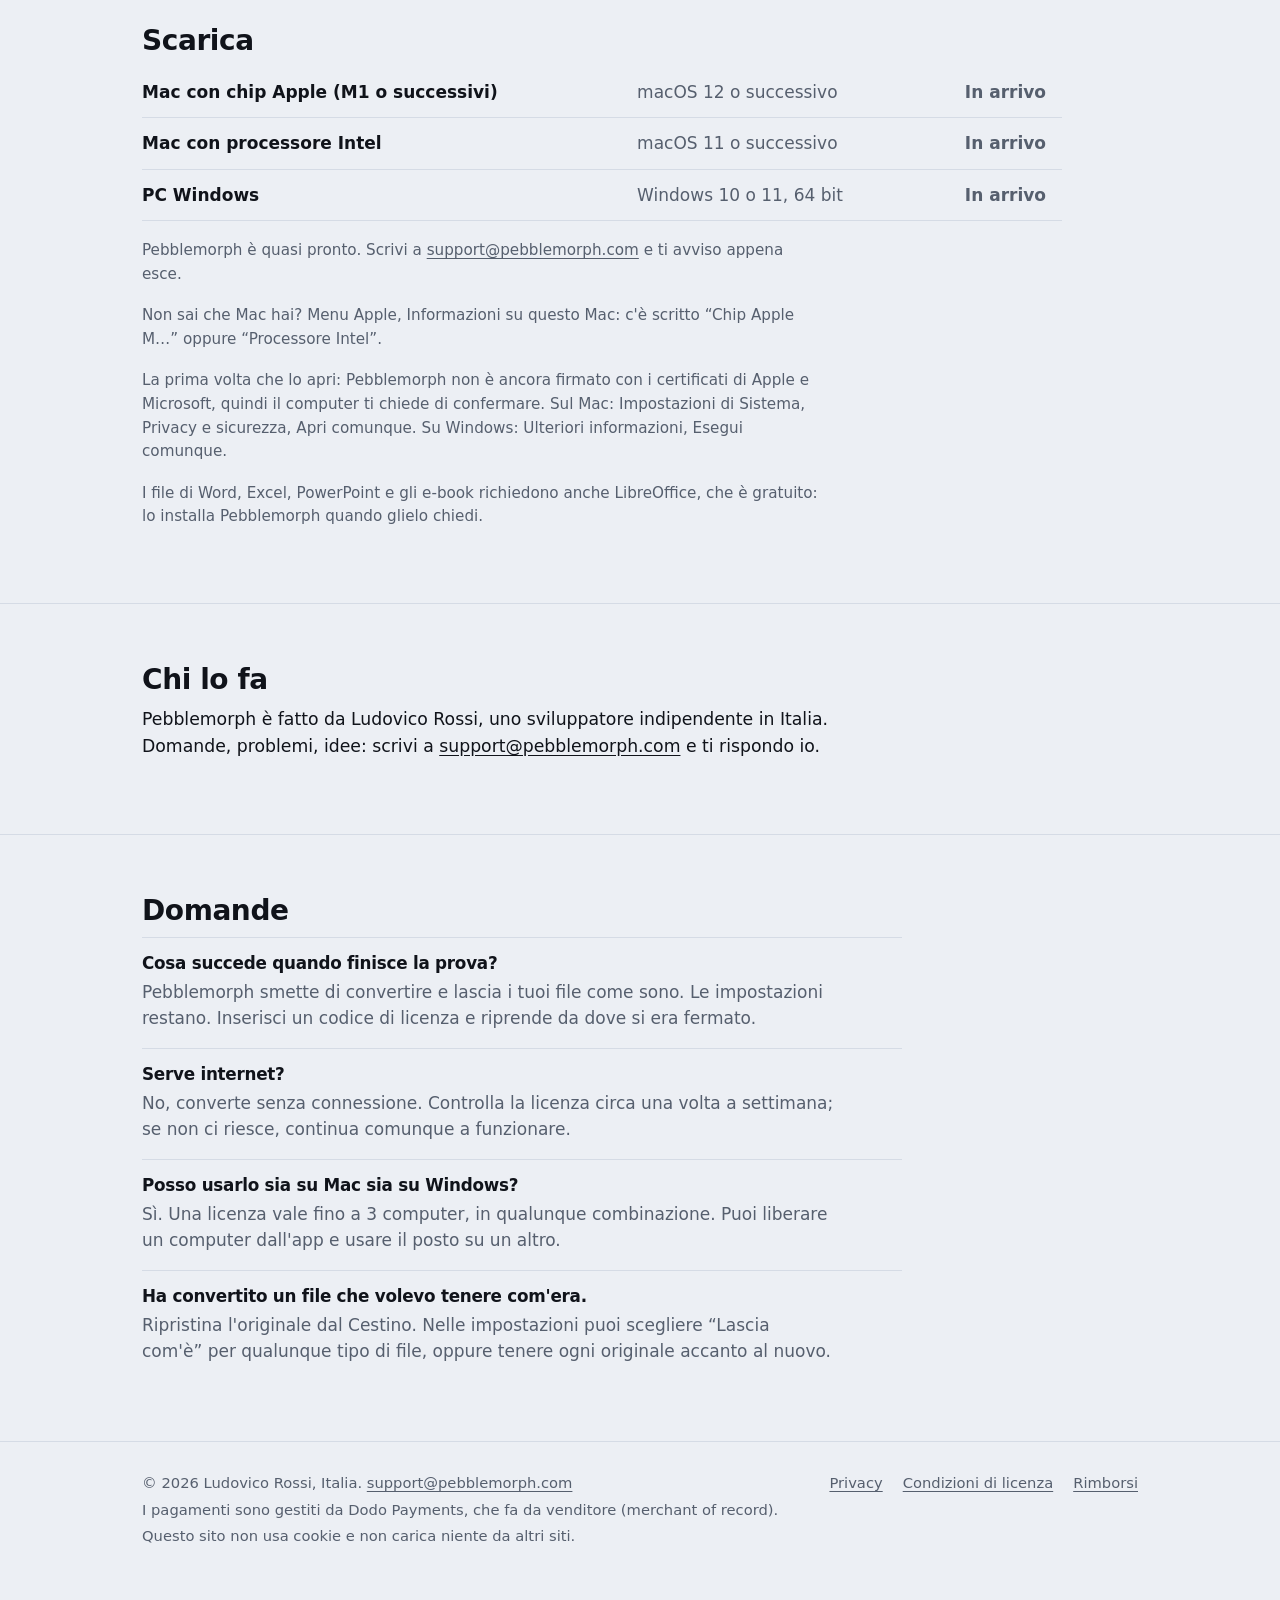
<file: it/index.html>
<!doctype html>
<html lang="it">
<head>
<meta charset="utf-8">
<meta name="viewport" content="width=device-width, initial-scale=1">
<meta http-equiv="Content-Security-Policy" content="default-src 'self'; img-src 'self' data:; style-src 'self'; script-src 'none'; base-uri 'none'; form-action 'none'">
<meta name="referrer" content="no-referrer">
<title>Pebblemorph: ogni file che scarichi, pronto da aprire</title>
<meta name="description" content="Pebblemorph trasforma i file della cartella Download in formati che ogni dispositivo apre, sul tuo computer. Per Mac e Windows. Gratis per 30 giorni.">
<link rel="icon" href="../favicon.svg" type="image/svg+xml">
<link rel="stylesheet" href="../style.css">
</head>
<body>
<header class="wrap top">
  <a class="brand" href="index.html"><svg width="26" height="26" viewBox="0 0 32 32" aria-hidden="true"><rect width="32" height="32" rx="7" fill="#1d222b"/><clipPath id="brand-underside"><path d="M5 16.6C5 12.3 9.1 9.6 14.6 9.6C20.6 9.6 27 13.1 27 18.4C27 22.5 22.1 24.4 15.6 24.4C9.4 24.4 5 21.6 5 16.6Z"/></clipPath><path d="M5 16.6C5 12.3 9.1 9.6 14.6 9.6C20.6 9.6 27 13.1 27 18.4C27 22.5 22.1 24.4 15.6 24.4C9.4 24.4 5 21.6 5 16.6Z" fill="#6bbfa1"/><path d="M3 21.2C9 24.2 21 24.6 29 19.8V27H3Z" fill="#57a88b" clip-path="url(#brand-underside)"/><path d="M9.2 16.2C9.6 13.9 11.7 12.5 14.8 12.3" fill="none" stroke="#e7ebf2" stroke-width="1.9" stroke-linecap="round"/></svg>Pebblemorph</a>
  <nav aria-label="Principale">
    <a href="index.html#prices">Prezzi</a>
    <a class="hide-small" href="index.html#safety">Sicurezza</a>
    <a class="hide-small" href="index.html#download">Scarica</a>
    <a href="../index.html" lang="en">English</a>
  </nav>
</header>
<main>
<div class="wrap hero">
  <div>
    <h1>Ogni file che scarichi, pronto da aprire.</h1>
    <p class="lead">Pebblemorph tiene d'occhio la cartella Download e trasforma i file scomodi in formati che ogni dispositivo apre: foto HEIC in JPEG, video MKV in MP4, PDF pesanti in PDF leggeri. Sul tuo computer, senza aprire altri programmi o siti.</p>
    <div class="actions">
      <a class="btn main" href="#download">Provalo gratis per 30 giorni</a>
      <a class="btn plain" href="#prices">Vedi i prezzi</a>
    </div>
    <p class="promise">Nessun account. Nessuna carta. I tuoi file restano sul tuo computer.</p>
  </div>
  <div class="ledger" role="figure" aria-label="Esempio: la cartella Download dopo Pebblemorph">
    <div class="bar"><span>Download</span><span>4 convertiti, 1 lasciato com'è</span></div>
    <table>
      <thead><tr><th>Arrivato</th><th class="num before">Peso</th><th>Diventato</th><th class="num">Peso</th></tr></thead>
      <tbody>
      <tr><td class="name was">IMG_4021.heic</td><td class="num before was">3,4 MB</td><td class="name after">IMG_4021.jpg</td><td class="num after less">2,1 MB</td></tr>
      <tr><td class="name was">estratto-conto.pdf</td><td class="num before was">14,8 MB</td><td class="name after">estratto-conto.pdf<span class="why">stesse pagine, più leggero</span></td><td class="num after less">2,6 MB</td></tr>
      <tr><td class="name was">nota-vocale.wav</td><td class="num before was">52,9 MB</td><td class="name after">nota-vocale.mp3</td><td class="num after less">7,2 MB</td></tr>
      <tr><td class="name was">vacanze.mkv</td><td class="num before was">1,42 GB</td><td class="name after">vacanze.mp4<span class="why">copiato in pochi secondi, immagine intatta</span></td><td class="num after">1,42 GB</td></tr>
      <tr><td class="name was">contratto-firmato.pdf</td><td class="num before was">3,1 MB</td><td class="name after kept">lasciato com'è<span class="why">firmato digitalmente: riscriverlo romperebbe la firma</span></td><td class="num after">&nbsp;</td></tr>
      </tbody>
    </table>
  </div>
</div>

<section class="block" id="prices">
  <div class="wrap">
    <h2>Prezzi</h2>
    <p class="intro">Tutte le funzioni sono gratis per 30 giorni. Dopo, scegli la licenza che fa per te.</p>
    <div class="plans">
      <div class="plan">
        <h3>Annuale</h3>
        <p class="price"><strong>10 €</strong><span>l'anno</span></p>
        <p class="what">Si rinnova ogni anno. Puoi disdire quando vuoi.</p>
        <a class="btn main" href="#download">Compra l'annuale</a>
      </div>
      <div class="plan">
        <h3>Per sempre</h3>
        <p class="price"><strong>60 €</strong><span>una volta</span></p>
        <p class="what">Paghi una volta e lo tieni, con tutti gli aggiornamenti.</p>
        <a class="btn main" href="#download">Compra per sempre</a>
      </div>
    </div>
    <ul class="both">
      <li>Ogni licenza vale su 3 computer, Mac e Windows insieme.</li>
      <li>Te ne servono di più? Una seconda licenza copre altri 3 computer.</li>
      <li>I prezzi comprendono l'IVA.</li>
      <li>Non ti convince? Rimborso completo entro 14 giorni da ogni pagamento.</li>
    </ul>
  </div>
</section>

<section class="block" id="safety">
  <div class="wrap">
    <h2>Sicuro con i tuoi file</h2>
    <p class="intro">Un programma che tocca i tuoi file deve essere prudente. Queste sono le regole che Pebblemorph segue.</p>
    <div class="facts">
      <div><h3>I tuoi file non lasciano mai il computer</h3><p>Ogni conversione avviene sul tuo Mac o PC. Non viene caricato niente, mai.</p></div>
      <div><h3>Gli originali non si perdono</h3><p>L'originale va nel Cestino, da dove puoi ripristinarlo, oppure resta accanto al nuovo file se preferisci. Niente viene sovrascritto.</p></div>
      <div><h3>I documenti delicati non vengono mai riscritti</h3><p>PDF firmati, certificati o protetti da password e PDF/A d'archivio non vengono compressi. Se ne trasformi uno in un altro formato, l'originale resta invariato accanto al nuovo file.</p></div>
      <div><h3>Niente a metà</h3><p>In caso di conversione non andata a buon fine, il file originale resta invariato.</p></div>
      <div><h3>Nessun account, nessun tracciamento, nessuna pubblicità</h3><p>Su internet passano solo due cose: il controllo della licenza, circa una volta a settimana (il codice e il nome del computer), e una volta al giorno uno sguardo a questo sito per vedere se c'è una nuova versione, che puoi spegnere. Nient'altro, a meno che tu non gli chieda di installare LibreOffice.</p></div>
      <div><h3>Costruito su strumenti di cui il mondo si fida</h3><p>A convertire sono FFmpeg, LibreOffice, Pillow e altri progetti open source. Le loro licenze sono dentro l'app.</p></div>
    </div>
  </div>
</section>

<section class="block" id="what">
  <div class="wrap">
    <h2>Cosa converte</h2>
    <p class="intro">Oltre 80 formati riconosciuti, sul tuo computer: cosa legge Pebblemorph, e tutto quello in cui può trasformarlo.</p>
    <table class="table">
      <thead><tr><th>Tipo di file</th><th>Da</th><th>In</th></tr></thead>
      <tbody>
        <tr><td>Foto e immagini</td><td class="soft" data-label="Da">HEIC, WebP, AVIF, PNG, JPEG, GIF, TIFF, BMP</td><td data-label="In">JPEG, PNG, WebP, AVIF, GIF, TIFF, BMP, PDF</td></tr>
        <tr><td>Video</td><td class="soft" data-label="Da">MOV, MP4, MKV, WebM, AVI, WMV, FLV, MPEG, AVCHD, 3GP</td><td data-label="In">MP4, MOV, MKV, WebM, GIF, o solo l'audio (MP3, M4A e gli altri formati audio)</td></tr>
        <tr><td>Musica e audio</td><td class="soft" data-label="Da">MP3, M4A, AAC, WAV, FLAC, AIFF, Ogg, Opus, WMA, AMR, CAF</td><td data-label="In">MP3, M4A, AAC, WAV, FLAC, AIFF, Ogg, Opus</td></tr>
        <tr><td>PDF</td><td class="soft" data-label="Da">PDF</td><td data-label="In">un PDF più leggero; Word, OpenDocument*, RTF*, EPUB*, HTML, Markdown, XML, testo; un'immagine di un PDF di una pagina</td></tr>
        <tr><td>Documenti*</td><td class="soft" data-label="Da">Word (DOCX, DOC), OpenDocument, RTF</td><td data-label="In">PDF, Word, OpenDocument, RTF, EPUB, HTML, testo</td></tr>
        <tr><td>Testi e pagine web</td><td class="soft" data-label="Da">TXT, Markdown, HTML, email (EML, Outlook MSG)</td><td data-label="In">PDF*, Word*, OpenDocument*, RTF*, EPUB*, HTML, testo</td></tr>
        <tr><td>Fogli di calcolo*</td><td class="soft" data-label="Da">Excel (XLSX, XLS), OpenDocument, CSV</td><td data-label="In">Excel, OpenDocument, PDF, CSV, HTML</td></tr>
        <tr><td>Presentazioni*</td><td class="soft" data-label="Da">PowerPoint (PPTX, PPT), OpenDocument</td><td data-label="In">PowerPoint, OpenDocument, PDF</td></tr>
        <tr><td>Publisher*</td><td class="soft" data-label="Da">Publisher (PUB)</td><td data-label="In">PDF</td></tr>
        <tr><td>E-book</td><td class="soft" data-label="Da">EPUB, Kindle (MOBI, AZW3), FictionBook (FB2), PalmDoc</td><td data-label="In">PDF*, EPUB*, Word*, OpenDocument*, RTF*, HTML, testo</td></tr>
        <tr><td>Fumetti</td><td class="soft" data-label="Da">CBZ, CBR, CB7, CBT</td><td data-label="In">PDF, CBZ</td></tr>
        <tr><td>Archivi compressi</td><td class="soft" data-label="Da">RAR, 7-Zip, tar, gzip, bzip2, xz, Zstandard</td><td data-label="In">ZIP</td></tr>
        <tr><td>Sottotitoli</td><td class="soft" data-label="Da">SRT, VTT, ASS</td><td data-label="In">SRT, VTT, ASS</td></tr>
        <tr><td>File di dati</td><td class="soft" data-label="Da">JSON, XML, YAML</td><td data-label="In">JSON, XML, YAML, CSV</td></tr>
        <tr><td>Caratteri</td><td class="soft" data-label="Da">TTF, OTF, WOFF, WOFF2</td><td data-label="In">WOFF2, WOFF, TTF, OTF</td></tr>
      </tbody>
    </table>
    <p class="note">I file scaricati vengono convertiti appena finiscono di scaricarsi; quelli che hai già, con Converti ora. Alcuni formati si convertono solo se lo chiedi: sono qui sotto, in Formati speciali.</p>
    <p class="note">* Con LibreOffice, che è gratuito: lo installa Pebblemorph quando glielo chiedi.</p>
  </div>
</section>

<section class="block" id="special">
  <div class="wrap">
    <h2>Formati speciali</h2>
    <p class="intro">Alcuni file restano come sono anche quando scegli un formato per il loro tipo, perché convertirli da soli farebbe perdere qualcosa. Si convertono solo se lo chiedi, con una regola tua.</p>
    <table class="table">
      <thead><tr><th>File</th><th>Formati</th><th>Possono diventare</th><th>Perché restano fuori</th></tr></thead>
      <tbody>
        <tr><td>RAW delle fotocamere</td><td class="soft" data-label="Formati">DNG, CR2, CR3, NEF, ARW, ORF, RW2, RAF, PEF e altri</td><td data-label="Possono diventare">JPEG, PNG, TIFF, WebP, AVIF, a piena risoluzione</td><td class="soft" data-label="Perché">si perderebbero i dati grezzi del sensore, che servono per ritoccare la foto</td></tr>
        <tr><td>Photoshop</td><td class="soft" data-label="Formati">PSD</td><td data-label="Possono diventare">JPEG, PNG, WebP, AVIF, TIFF, GIF, BMP</td><td class="soft" data-label="Perché">si perderebbero i livelli</td></tr>
        <tr><td>Disegni vettoriali</td><td class="soft" data-label="Formati">SVG</td><td data-label="Possono diventare">PNG, JPEG, WebP, AVIF (almeno 1024 pixel), oppure un PDF che resta vettoriale</td><td class="soft" data-label="Perché">spesso sono loghi e icone, da tenere modificabili e nitidi a ogni dimensione</td></tr>
        <tr><td>Icone</td><td class="soft" data-label="Formati">ICO</td><td data-label="Possono diventare">PNG, JPEG, WebP, AVIF, TIFF, GIF, BMP</td><td class="soft" data-label="Perché">programmi e siti le usano come icone</td></tr>
        <tr><td>Musica da collezionisti</td><td class="soft" data-label="Formati">Monkey's Audio (APE), WavPack, True Audio (TTA), DSD (DSF, DFF), Musepack (MPC)</td><td data-label="Possono diventare">FLAC, WAV, AIFF, MP3, M4A, AAC, Ogg, Opus</td><td class="soft" data-label="Perché">senza perdita o in alta risoluzione: in MP3 perderebbe proprio la qualità per cui è stata scelta</td></tr>
      </tbody>
    </table>
    <ol class="steps">
      <li><h3>Apri le impostazioni</h3><p>In Impostazioni, in alto, scegli Avanzata al posto di Semplice. Le scelte che avevi diventano regole e continuano a valere.</p></li>
      <li><h3>Scegli cosa e in cosa</h3><p>In fondo, in “Converti … in …”, scegli il formato (per esempio Camera RAW) e quello che deve diventare (per esempio JPEG).</p></li>
      <li><h3>Aggiungi la regola</h3><p>Fai clic su Aggiungi regola. Vale da subito, per i file che arrivano e per Converti ora.</p></li>
    </ol>
    <p class="note">Due casi a parte. I file di Publisher si convertono solo con Converti ora, mai al loro arrivo. Gli e-book protetti da DRM, come quelli comprati su Amazon, non si convertono: restano come sono.</p>
  </div>
</section>

<section class="block" id="defaults">
  <div class="wrap">
    <h2>Impostazioni iniziali</h2>
    <p class="intro">Appena installato, Pebblemorph cambia solo quattro tipi di file, nei formati che ogni dispositivo apre. Tutto il resto resta com'è finché non scegli un formato, e ogni scelta si cambia nelle impostazioni.</p>
    <table class="table">
      <thead><tr><th>Tipo di file</th><th>Diventa</th></tr></thead>
      <tbody>
        <tr><td>Foto e immagini</td><td data-label="Diventa">JPEG <span class="soft">(senza posizione e dati della fotocamera, con i colori originali)</span></td></tr>
        <tr><td>Video</td><td data-label="Diventa">MP4 <span class="soft">(copiato in pochi secondi quando l'immagine lo permette; senza posizione)</span></td></tr>
        <tr><td>Musica e audio</td><td data-label="Diventa">MP3</td></tr>
        <tr><td>PDF oltre 2 MB</td><td data-label="Diventa">lo stesso PDF, più leggero</td></tr>
        <tr><td>Tutto il resto</td><td data-label="Diventa"><span class="soft">resta com'è finché non scegli un formato</span></td></tr>
      </tbody>
    </table>
    <p class="note">All'inizio tiene d'occhio la cartella Download. Al primo avvio propone di tenere ogni originale accanto al nuovo file; altrimenti gli originali vanno nel Cestino, da dove puoi ripristinarli.</p>
  </div>
</section>

<section class="block" id="magic">
  <div class="wrap">
    <h2>Cartelle magiche</h2>
    <p class="intro">Qualsiasi cartella può funzionare come quella dei download: quello che ci metti dentro viene convertito da solo, appena arriva.</p>
    <ol class="steps">
      <li><h3>Crea una cartella</h3><p>Per esempio “Da convertire” sulla scrivania, o quella in cui salva lo scanner.</p></li>
      <li><h3>Aggiungila a Pebblemorph</h3><p>Apri Cartelle, fai clic su Aggiungi una cartella e sceglila. Puoi aggiungerne quante vuoi.</p></li>
      <li><h3>Mettici dentro i file</h3><p>Trascinali o salvali lì: ognuno viene convertito appena arriva, con le tue impostazioni.</p></li>
    </ol>
    <p class="note">Tutte le cartelle seguono le stesse impostazioni. Il formato dei file già presenti all'interno della cartella rimane invariato: per convertirli vai su Converti ora. I nuovi file inseriti all'interno della stessa si convertiranno automaticamente, mentre quelli nelle sottocartelle non verranno convertiti. Funziona finché Pebblemorph è in funzione, anche a finestra chiusa.</p>
  </div>
</section>

<section class="block" id="download">
  <div class="wrap">
    <h2>Scarica</h2>
    <table class="table downloads">
      <tbody>
        <tr><td>Mac con chip Apple (M1 o successivi)</td><td class="soft">macOS 12 o successivo</td><td class="get"><span class="soon">In arrivo</span></td></tr>
        <tr><td>Mac con processore Intel</td><td class="soft">macOS 11 o successivo</td><td class="get"><span class="soon">In arrivo</span></td></tr>
        <tr><td>PC Windows</td><td class="soft">Windows 10 o 11, 64 bit</td><td class="get"><span class="soon">In arrivo</span></td></tr>
      </tbody>
    </table>
    <p class="note soon-note">Pebblemorph è quasi pronto. Scrivi a <a href="mailto:support@pebblemorph.com">support@pebblemorph.com</a> e ti avviso appena esce.</p>
    <p class="note">Non sai che Mac hai? Menu Apple, Informazioni su questo Mac: c'è scritto “Chip Apple M…” oppure “Processore Intel”.</p>
    <p class="note">La prima volta che lo apri: Pebblemorph non è ancora firmato con i certificati di Apple e Microsoft, quindi il computer ti chiede di confermare. Sul Mac: Impostazioni di Sistema, Privacy e sicurezza, Apri comunque. Su Windows: Ulteriori informazioni, Esegui comunque.</p>
    <p class="note">I file di Word, Excel, PowerPoint e gli e-book richiedono anche LibreOffice, che è gratuito: lo installa Pebblemorph quando glielo chiedi.</p>
  </div>
</section>

<section class="block" id="who">
  <div class="wrap">
    <h2>Chi lo fa</h2>
    <p class="person">Pebblemorph è fatto da Ludovico Rossi, uno sviluppatore indipendente in Italia. Domande, problemi, idee: scrivi a <a href="mailto:support@pebblemorph.com">support@pebblemorph.com</a> e ti rispondo io.</p>
  </div>
</section>

<section class="block" id="faq">
  <div class="wrap">
    <h2>Domande</h2>
    <div class="faq">
      <div><h3>Cosa succede quando finisce la prova?</h3><p>Pebblemorph smette di convertire e lascia i tuoi file come sono. Le impostazioni restano. Inserisci un codice di licenza e riprende da dove si era fermato.</p></div>
      <div><h3>Serve internet?</h3><p>No, converte senza connessione. Controlla la licenza circa una volta a settimana; se non ci riesce, continua comunque a funzionare.</p></div>
      <div><h3>Posso usarlo sia su Mac sia su Windows?</h3><p>Sì. Una licenza vale fino a 3 computer, in qualunque combinazione. Puoi liberare un computer dall'app e usare il posto su un altro.</p></div>
      <div><h3>Ha convertito un file che volevo tenere com'era.</h3><p>Ripristina l'originale dal Cestino. Nelle impostazioni puoi scegliere “Lascia com'è” per qualunque tipo di file, oppure tenere ogni originale accanto al nuovo.</p></div>
    </div>
  </div>
</section>
</main>
<footer>
  <div class="wrap">
    <div>
      <p>© 2026 Ludovico Rossi, Italia. <a href="mailto:support@pebblemorph.com">support@pebblemorph.com</a></p>
      <p>I pagamenti sono gestiti da Dodo Payments, che fa da venditore (merchant of record).</p>
      <p>Questo sito non usa cookie e non carica niente da altri siti.</p>
    </div>
    <nav aria-label="Note legali">
      <a href="privacy.html">Privacy</a>
      <a href="terms.html">Condizioni di licenza</a>
      <a href="refunds.html">Rimborsi</a>
    </nav>
  </div>
</footer>
</body>
</html>
</file>
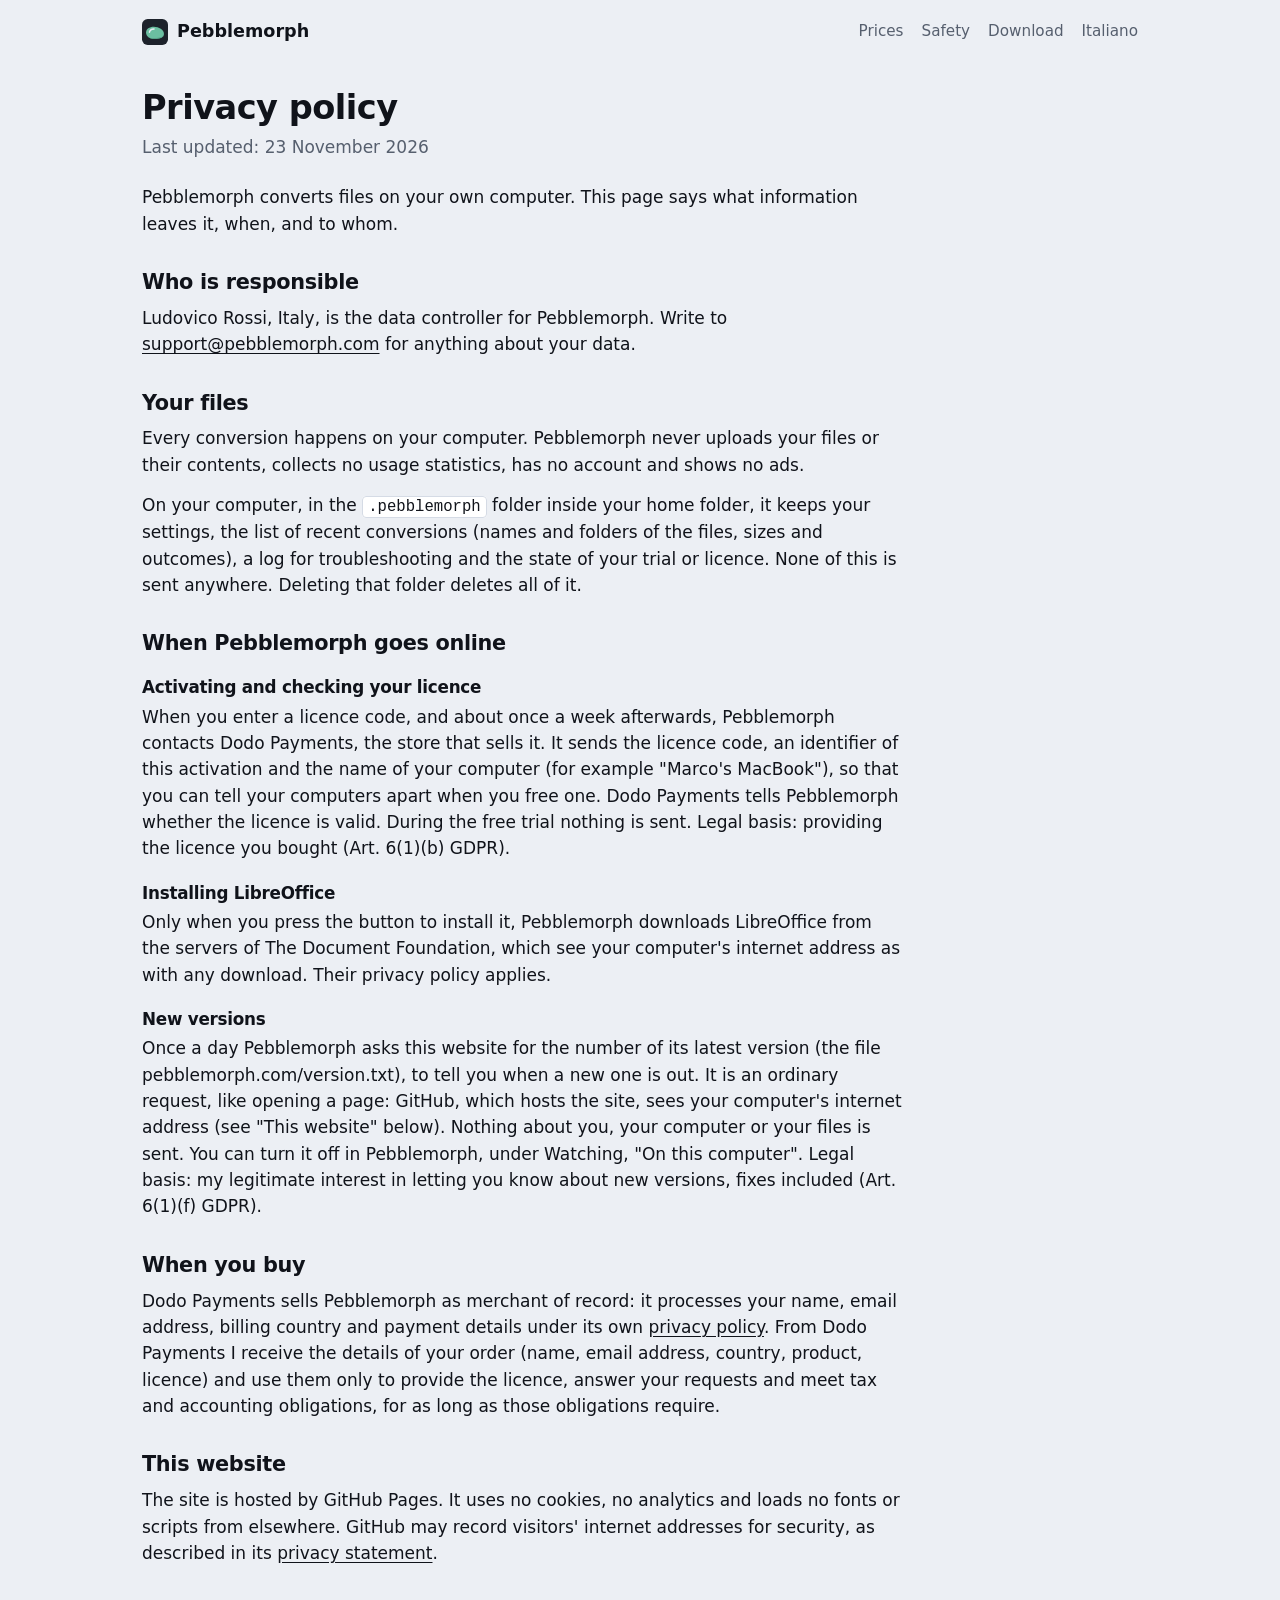
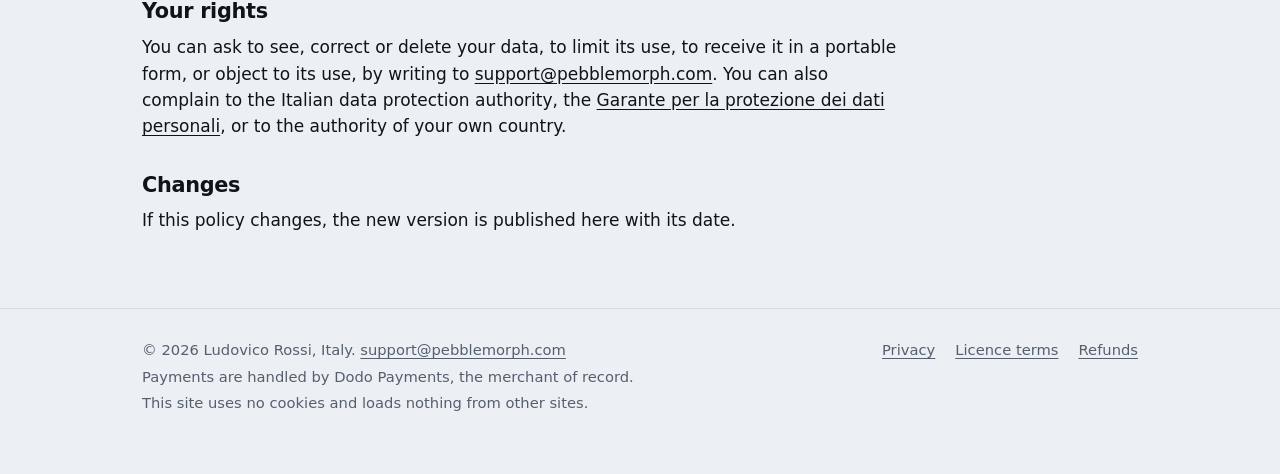
<file: privacy.html>
<!doctype html>
<html lang="en">
<head>
<meta charset="utf-8">
<meta name="viewport" content="width=device-width, initial-scale=1">
<meta http-equiv="Content-Security-Policy" content="default-src 'self'; img-src 'self' data:; style-src 'self'; script-src 'none'; base-uri 'none'; form-action 'none'">
<meta name="referrer" content="no-referrer">
<title>Privacy policy: Pebblemorph</title>
<meta name="description" content="What Pebblemorph sends, when and to whom.">
<link rel="icon" href="favicon.svg" type="image/svg+xml">
<link rel="stylesheet" href="style.css">
</head>
<body>
<header class="wrap top">
  <a class="brand" href="index.html"><svg width="26" height="26" viewBox="0 0 32 32" aria-hidden="true"><rect width="32" height="32" rx="7" fill="#1d222b"/><clipPath id="brand-underside"><path d="M5 16.6C5 12.3 9.1 9.6 14.6 9.6C20.6 9.6 27 13.1 27 18.4C27 22.5 22.1 24.4 15.6 24.4C9.4 24.4 5 21.6 5 16.6Z"/></clipPath><path d="M5 16.6C5 12.3 9.1 9.6 14.6 9.6C20.6 9.6 27 13.1 27 18.4C27 22.5 22.1 24.4 15.6 24.4C9.4 24.4 5 21.6 5 16.6Z" fill="#6bbfa1"/><path d="M3 21.2C9 24.2 21 24.6 29 19.8V27H3Z" fill="#57a88b" clip-path="url(#brand-underside)"/><path d="M9.2 16.2C9.6 13.9 11.7 12.5 14.8 12.3" fill="none" stroke="#e7ebf2" stroke-width="1.9" stroke-linecap="round"/></svg>Pebblemorph</a>
  <nav aria-label="Main">
    <a href="index.html#prices">Prices</a>
    <a class="hide-small" href="index.html#safety">Safety</a>
    <a class="hide-small" href="index.html#download">Download</a>
    <a href="it/privacy.html" lang="it">Italiano</a>
  </nav>
</header>
<main class="wrap prose">
<h1>Privacy policy</h1>
<p class="updated">Last updated: 23 November 2026</p>
<p>Pebblemorph converts files on your own computer. This page says what information leaves it, when, and to whom.</p>

<h2>Who is responsible</h2>
<p>Ludovico Rossi, Italy, is the data controller for Pebblemorph. Write to <a href="mailto:support@pebblemorph.com">support@pebblemorph.com</a> for anything about your data.</p>

<h2>Your files</h2>
<p>Every conversion happens on your computer. Pebblemorph never uploads your files or their contents, collects no usage statistics, has no account and shows no ads.</p>
<p>On your computer, in the <code>.pebblemorph</code> folder inside your home folder, it keeps your settings, the list of recent conversions (names and folders of the files, sizes and outcomes), a log for troubleshooting and the state of your trial or licence. None of this is sent anywhere. Deleting that folder deletes all of it.</p>

<h2>When Pebblemorph goes online</h2>
<h3>Activating and checking your licence</h3>
<p>When you enter a licence code, and about once a week afterwards, Pebblemorph contacts Dodo Payments, the store that sells it. It sends the licence code, an identifier of this activation and the name of your computer (for example "Marco's MacBook"), so that you can tell your computers apart when you free one. Dodo Payments tells Pebblemorph whether the licence is valid. During the free trial nothing is sent. Legal basis: providing the licence you bought (Art. 6(1)(b) GDPR).</p>
<h3>Installing LibreOffice</h3>
<p>Only when you press the button to install it, Pebblemorph downloads LibreOffice from the servers of The Document Foundation, which see your computer's internet address as with any download. Their privacy policy applies.</p>

<h3>New versions</h3>
<p>Once a day Pebblemorph asks this website for the number of its latest version (the file pebblemorph.com/version.txt), to tell you when a new one is out. It is an ordinary request, like opening a page: GitHub, which hosts the site, sees your computer's internet address (see "This website" below). Nothing about you, your computer or your files is sent. You can turn it off in Pebblemorph, under Watching, "On this computer". Legal basis: my legitimate interest in letting you know about new versions, fixes included (Art. 6(1)(f) GDPR).</p>

<h2>When you buy</h2>
<p>Dodo Payments sells Pebblemorph as merchant of record: it processes your name, email address, billing country and payment details under its own <a href="https://dodopayments.com/legal/privacy-policy">privacy policy</a>. From Dodo Payments I receive the details of your order (name, email address, country, product, licence) and use them only to provide the licence, answer your requests and meet tax and accounting obligations, for as long as those obligations require.</p>

<h2>This website</h2>
<p>The site is hosted by GitHub Pages. It uses no cookies, no analytics and loads no fonts or scripts from elsewhere. GitHub may record visitors' internet addresses for security, as described in its <a href="https://docs.github.com/en/site-policy/privacy-policies/github-general-privacy-statement">privacy statement</a>.</p>

<h2>Your rights</h2>
<p>You can ask to see, correct or delete your data, to limit its use, to receive it in a portable form, or object to its use, by writing to <a href="mailto:support@pebblemorph.com">support@pebblemorph.com</a>. You can also complain to the Italian data protection authority, the <a href="https://www.garanteprivacy.it">Garante per la protezione dei dati personali</a>, or to the authority of your own country.</p>

<h2>Changes</h2>
<p>If this policy changes, the new version is published here with its date.</p>
</main>
<footer>
  <div class="wrap">
    <div>
      <p>© 2026 Ludovico Rossi, Italy. <a href="mailto:support@pebblemorph.com">support@pebblemorph.com</a></p>
      <p>Payments are handled by Dodo Payments, the merchant of record.</p>
      <p>This site uses no cookies and loads nothing from other sites.</p>
    </div>
    <nav aria-label="Legal">
      <a href="privacy.html">Privacy</a>
      <a href="terms.html">Licence terms</a>
      <a href="refunds.html">Refunds</a>
    </nav>
  </div>
</footer>
</body>
</html>
</file>
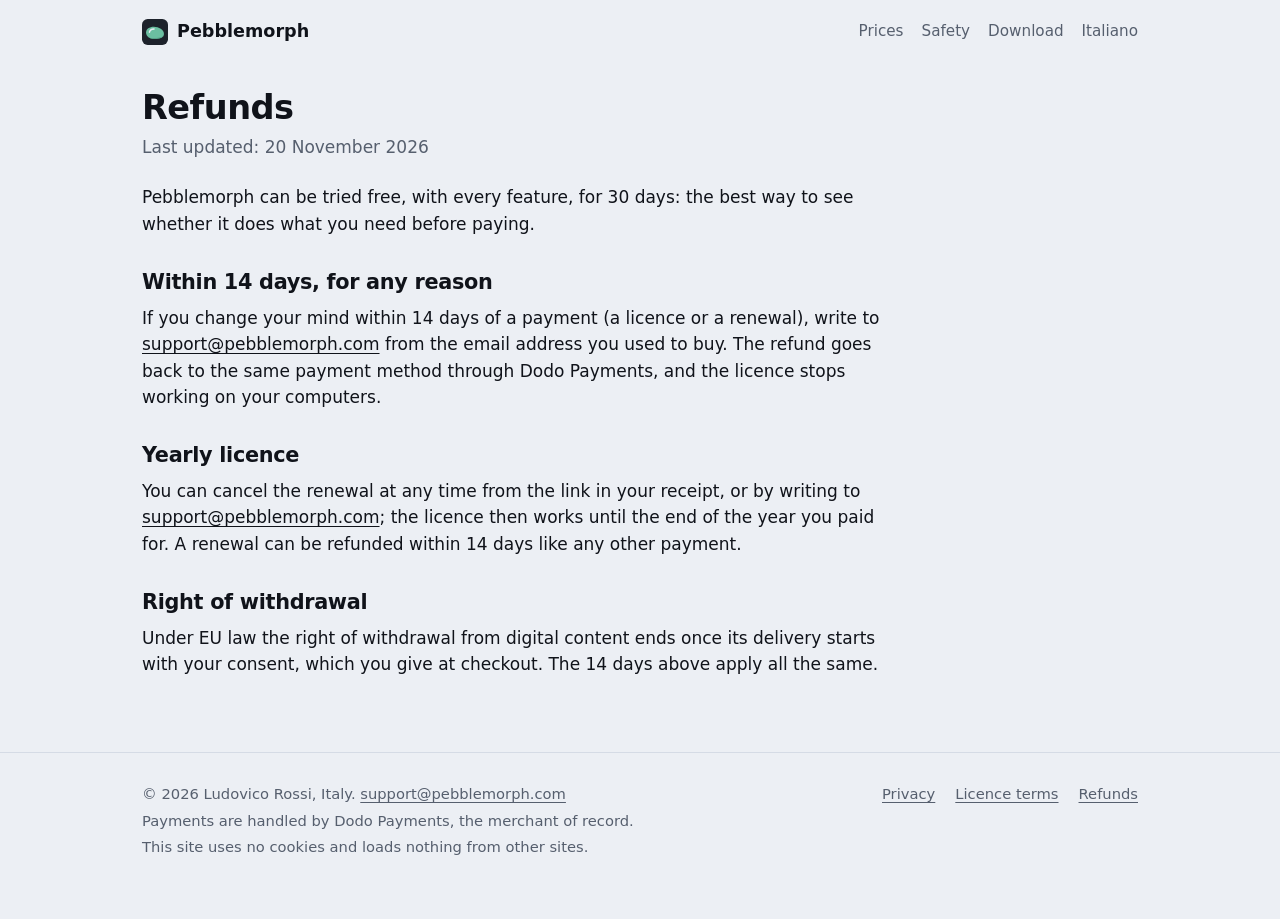
<file: refunds.html>
<!doctype html>
<html lang="en">
<head>
<meta charset="utf-8">
<meta name="viewport" content="width=device-width, initial-scale=1">
<meta http-equiv="Content-Security-Policy" content="default-src 'self'; img-src 'self' data:; style-src 'self'; script-src 'none'; base-uri 'none'; form-action 'none'">
<meta name="referrer" content="no-referrer">
<title>Refunds: Pebblemorph</title>
<meta name="description" content="Pebblemorph's refund policy.">
<link rel="icon" href="favicon.svg" type="image/svg+xml">
<link rel="stylesheet" href="style.css">
</head>
<body>
<header class="wrap top">
  <a class="brand" href="index.html"><svg width="26" height="26" viewBox="0 0 32 32" aria-hidden="true"><rect width="32" height="32" rx="7" fill="#1d222b"/><clipPath id="brand-underside"><path d="M5 16.6C5 12.3 9.1 9.6 14.6 9.6C20.6 9.6 27 13.1 27 18.4C27 22.5 22.1 24.4 15.6 24.4C9.4 24.4 5 21.6 5 16.6Z"/></clipPath><path d="M5 16.6C5 12.3 9.1 9.6 14.6 9.6C20.6 9.6 27 13.1 27 18.4C27 22.5 22.1 24.4 15.6 24.4C9.4 24.4 5 21.6 5 16.6Z" fill="#6bbfa1"/><path d="M3 21.2C9 24.2 21 24.6 29 19.8V27H3Z" fill="#57a88b" clip-path="url(#brand-underside)"/><path d="M9.2 16.2C9.6 13.9 11.7 12.5 14.8 12.3" fill="none" stroke="#e7ebf2" stroke-width="1.9" stroke-linecap="round"/></svg>Pebblemorph</a>
  <nav aria-label="Main">
    <a href="index.html#prices">Prices</a>
    <a class="hide-small" href="index.html#safety">Safety</a>
    <a class="hide-small" href="index.html#download">Download</a>
    <a href="it/refunds.html" lang="it">Italiano</a>
  </nav>
</header>
<main class="wrap prose">
<h1>Refunds</h1>
<p class="updated">Last updated: 20 November 2026</p>
<p>Pebblemorph can be tried free, with every feature, for 30 days: the best way to see whether it does what you need before paying.</p>

<h2>Within 14 days, for any reason</h2>
<p>If you change your mind within 14 days of a payment (a licence or a renewal), write to <a href="mailto:support@pebblemorph.com">support@pebblemorph.com</a> from the email address you used to buy. The refund goes back to the same payment method through Dodo Payments, and the licence stops working on your computers.</p>

<h2>Yearly licence</h2>
<p>You can cancel the renewal at any time from the link in your receipt, or by writing to <a href="mailto:support@pebblemorph.com">support@pebblemorph.com</a>; the licence then works until the end of the year you paid for. A renewal can be refunded within 14 days like any other payment.</p>

<h2>Right of withdrawal</h2>
<p>Under EU law the right of withdrawal from digital content ends once its delivery starts with your consent, which you give at checkout. The 14 days above apply all the same.</p>
</main>
<footer>
  <div class="wrap">
    <div>
      <p>© 2026 Ludovico Rossi, Italy. <a href="mailto:support@pebblemorph.com">support@pebblemorph.com</a></p>
      <p>Payments are handled by Dodo Payments, the merchant of record.</p>
      <p>This site uses no cookies and loads nothing from other sites.</p>
    </div>
    <nav aria-label="Legal">
      <a href="privacy.html">Privacy</a>
      <a href="terms.html">Licence terms</a>
      <a href="refunds.html">Refunds</a>
    </nav>
  </div>
</footer>
</body>
</html>
</file>
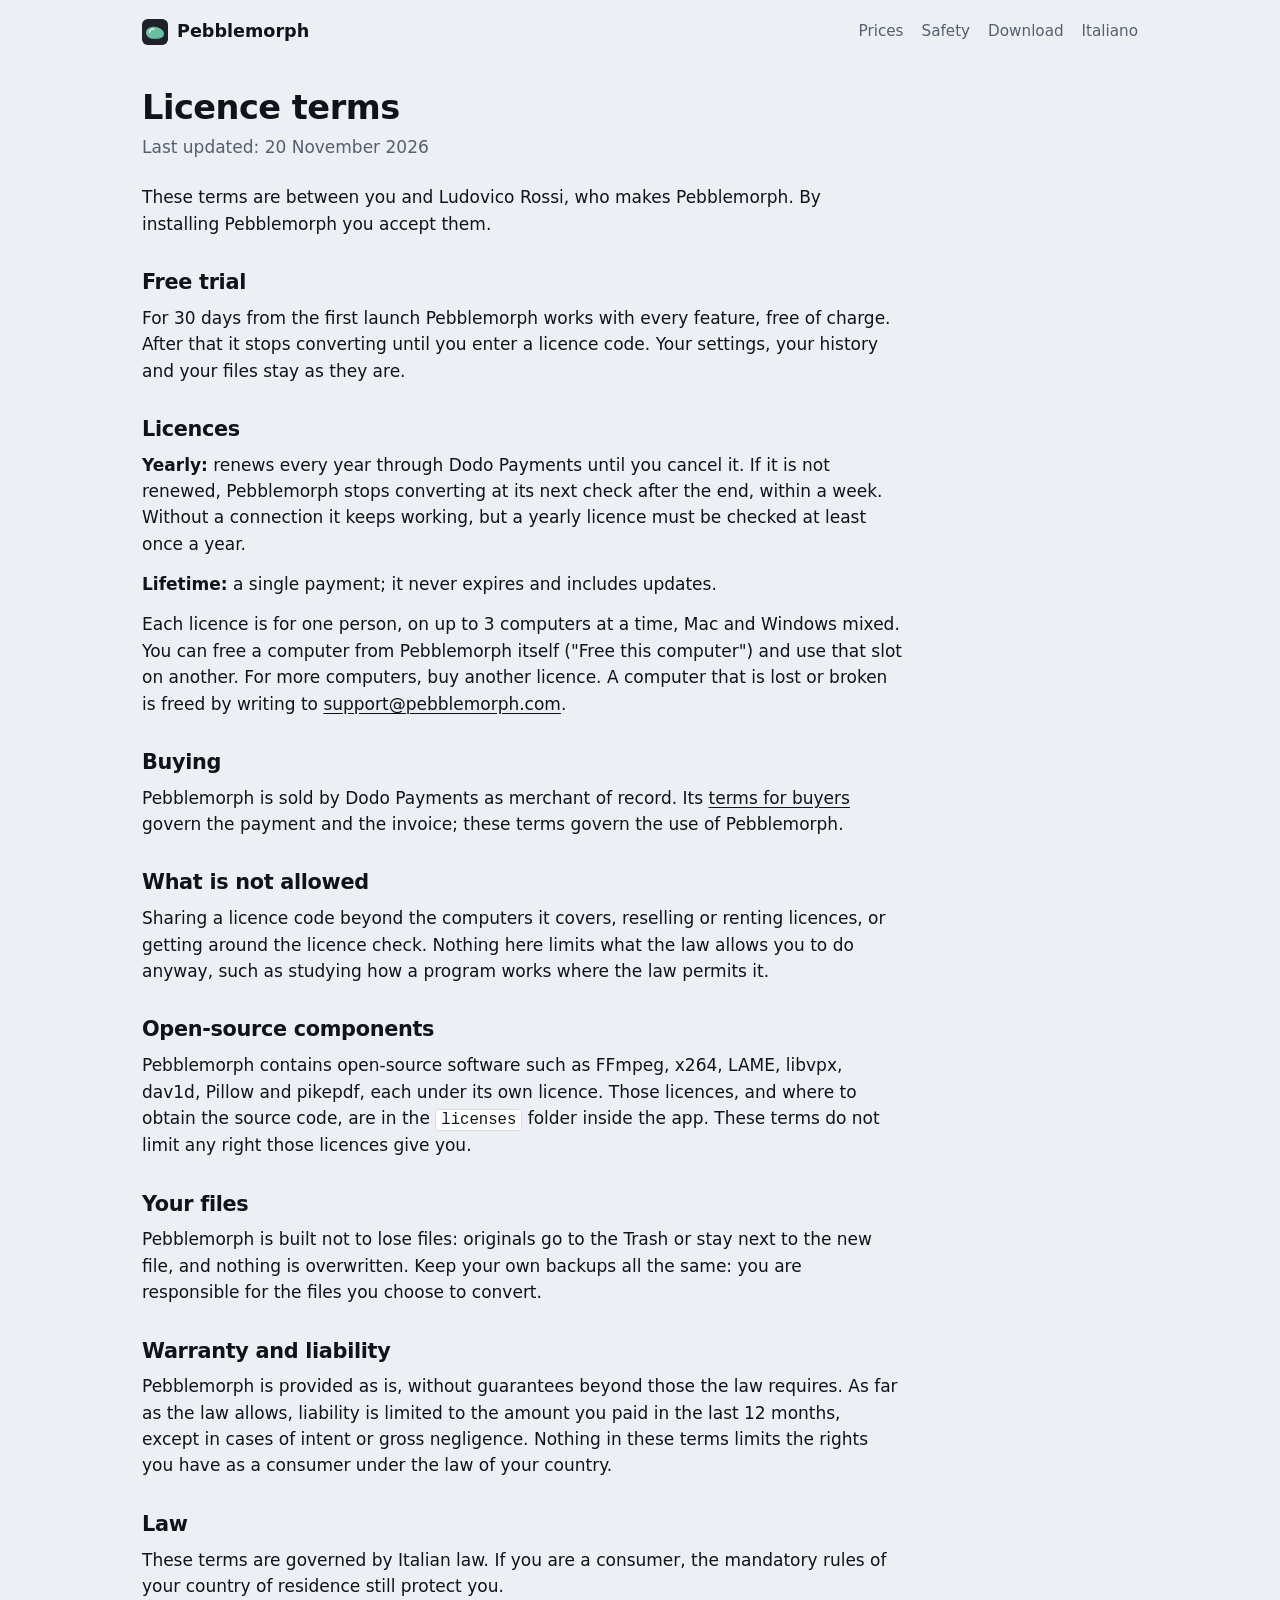
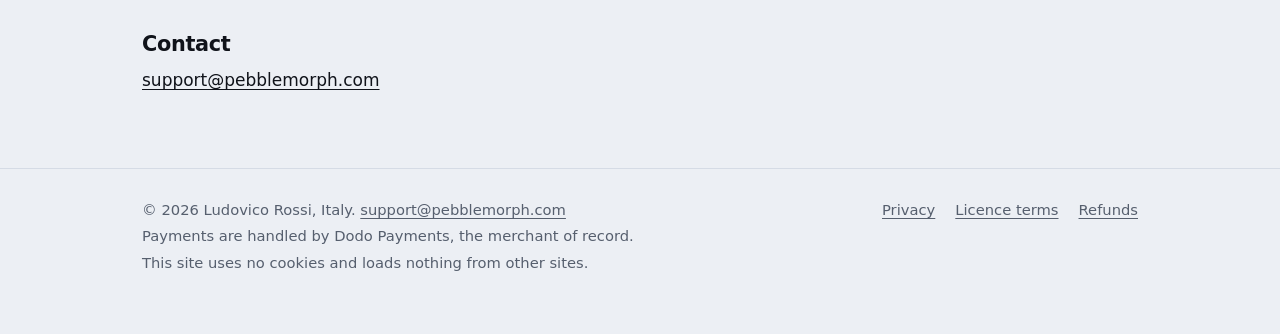
<file: terms.html>
<!doctype html>
<html lang="en">
<head>
<meta charset="utf-8">
<meta name="viewport" content="width=device-width, initial-scale=1">
<meta http-equiv="Content-Security-Policy" content="default-src 'self'; img-src 'self' data:; style-src 'self'; script-src 'none'; base-uri 'none'; form-action 'none'">
<meta name="referrer" content="no-referrer">
<title>Licence terms: Pebblemorph</title>
<meta name="description" content="The terms of Pebblemorph's licence.">
<link rel="icon" href="favicon.svg" type="image/svg+xml">
<link rel="stylesheet" href="style.css">
</head>
<body>
<header class="wrap top">
  <a class="brand" href="index.html"><svg width="26" height="26" viewBox="0 0 32 32" aria-hidden="true"><rect width="32" height="32" rx="7" fill="#1d222b"/><clipPath id="brand-underside"><path d="M5 16.6C5 12.3 9.1 9.6 14.6 9.6C20.6 9.6 27 13.1 27 18.4C27 22.5 22.1 24.4 15.6 24.4C9.4 24.4 5 21.6 5 16.6Z"/></clipPath><path d="M5 16.6C5 12.3 9.1 9.6 14.6 9.6C20.6 9.6 27 13.1 27 18.4C27 22.5 22.1 24.4 15.6 24.4C9.4 24.4 5 21.6 5 16.6Z" fill="#6bbfa1"/><path d="M3 21.2C9 24.2 21 24.6 29 19.8V27H3Z" fill="#57a88b" clip-path="url(#brand-underside)"/><path d="M9.2 16.2C9.6 13.9 11.7 12.5 14.8 12.3" fill="none" stroke="#e7ebf2" stroke-width="1.9" stroke-linecap="round"/></svg>Pebblemorph</a>
  <nav aria-label="Main">
    <a href="index.html#prices">Prices</a>
    <a class="hide-small" href="index.html#safety">Safety</a>
    <a class="hide-small" href="index.html#download">Download</a>
    <a href="it/terms.html" lang="it">Italiano</a>
  </nav>
</header>
<main class="wrap prose">
<h1>Licence terms</h1>
<p class="updated">Last updated: 20 November 2026</p>
<p>These terms are between you and Ludovico Rossi, who makes Pebblemorph. By installing Pebblemorph you accept them.</p>

<h2>Free trial</h2>
<p>For 30 days from the first launch Pebblemorph works with every feature, free of charge. After that it stops converting until you enter a licence code. Your settings, your history and your files stay as they are.</p>

<h2>Licences</h2>
<p><strong>Yearly:</strong> renews every year through Dodo Payments until you cancel it. If it is not renewed, Pebblemorph stops converting at its next check after the end, within a week. Without a connection it keeps working, but a yearly licence must be checked at least once a year.</p>
<p><strong>Lifetime:</strong> a single payment; it never expires and includes updates.</p>
<p>Each licence is for one person, on up to 3 computers at a time, Mac and Windows mixed. You can free a computer from Pebblemorph itself ("Free this computer") and use that slot on another. For more computers, buy another licence. A computer that is lost or broken is freed by writing to <a href="mailto:support@pebblemorph.com">support@pebblemorph.com</a>.</p>

<h2>Buying</h2>
<p>Pebblemorph is sold by Dodo Payments as merchant of record. Its <a href="https://dodopayments.com/legal/buyer-terms">terms for buyers</a> govern the payment and the invoice; these terms govern the use of Pebblemorph.</p>

<h2>What is not allowed</h2>
<p>Sharing a licence code beyond the computers it covers, reselling or renting licences, or getting around the licence check. Nothing here limits what the law allows you to do anyway, such as studying how a program works where the law permits it.</p>

<h2>Open-source components</h2>
<p>Pebblemorph contains open-source software such as FFmpeg, x264, LAME, libvpx, dav1d, Pillow and pikepdf, each under its own licence. Those licences, and where to obtain the source code, are in the <code>licenses</code> folder inside the app. These terms do not limit any right those licences give you.</p>

<h2>Your files</h2>
<p>Pebblemorph is built not to lose files: originals go to the Trash or stay next to the new file, and nothing is overwritten. Keep your own backups all the same: you are responsible for the files you choose to convert.</p>

<h2>Warranty and liability</h2>
<p>Pebblemorph is provided as is, without guarantees beyond those the law requires. As far as the law allows, liability is limited to the amount you paid in the last 12 months, except in cases of intent or gross negligence. Nothing in these terms limits the rights you have as a consumer under the law of your country.</p>

<h2>Law</h2>
<p>These terms are governed by Italian law. If you are a consumer, the mandatory rules of your country of residence still protect you.</p>

<h2>Contact</h2>
<p><a href="mailto:support@pebblemorph.com">support@pebblemorph.com</a></p>
</main>
<footer>
  <div class="wrap">
    <div>
      <p>© 2026 Ludovico Rossi, Italy. <a href="mailto:support@pebblemorph.com">support@pebblemorph.com</a></p>
      <p>Payments are handled by Dodo Payments, the merchant of record.</p>
      <p>This site uses no cookies and loads nothing from other sites.</p>
    </div>
    <nav aria-label="Legal">
      <a href="privacy.html">Privacy</a>
      <a href="terms.html">Licence terms</a>
      <a href="refunds.html">Refunds</a>
    </nav>
  </div>
</footer>
</body>
</html>
</file>
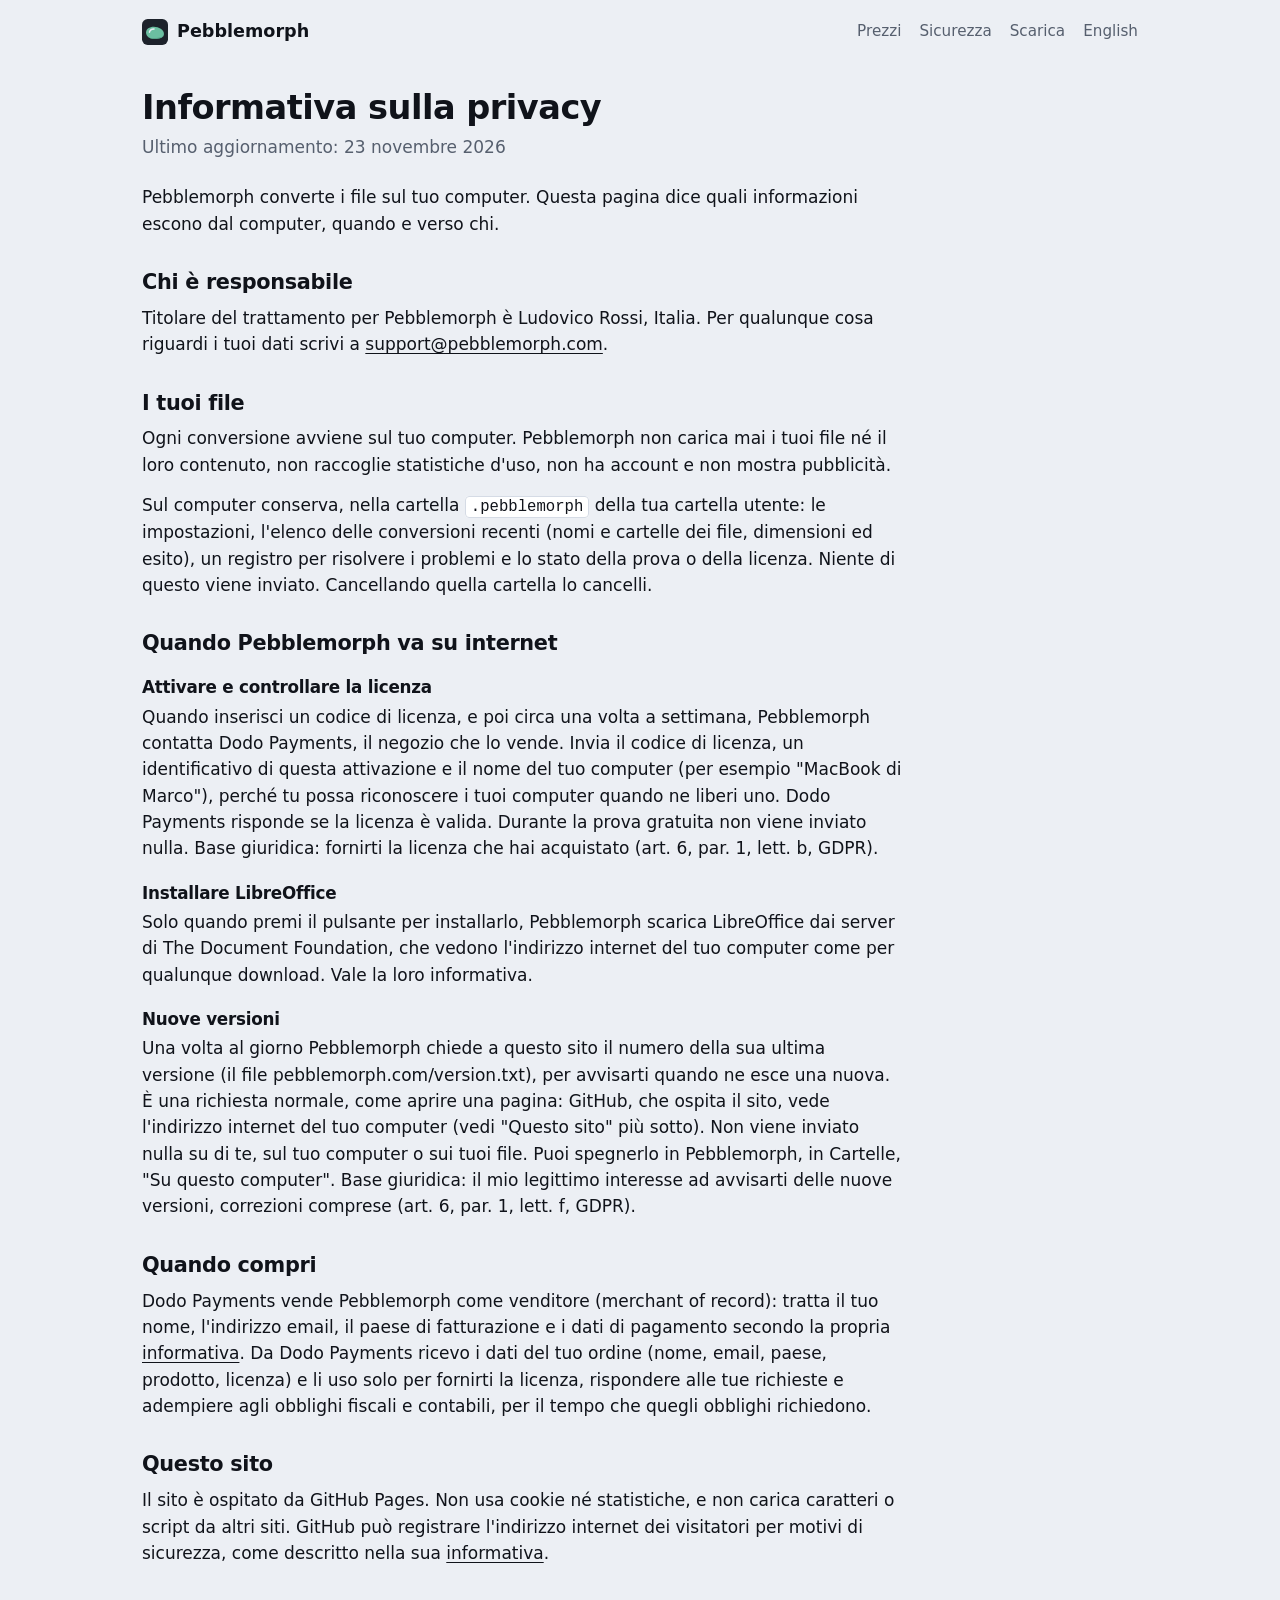
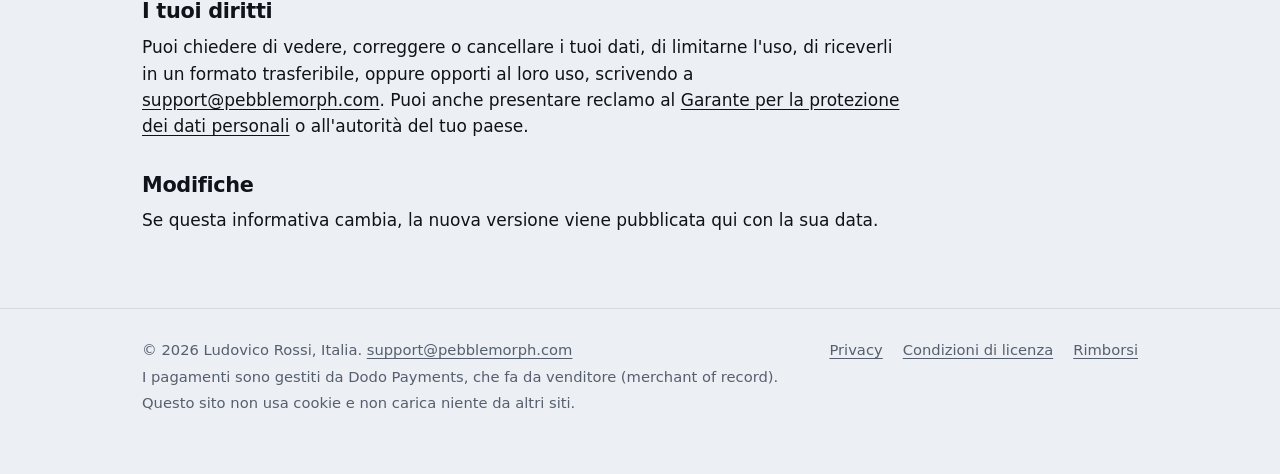
<file: it/privacy.html>
<!doctype html>
<html lang="it">
<head>
<meta charset="utf-8">
<meta name="viewport" content="width=device-width, initial-scale=1">
<meta http-equiv="Content-Security-Policy" content="default-src 'self'; img-src 'self' data:; style-src 'self'; script-src 'none'; base-uri 'none'; form-action 'none'">
<meta name="referrer" content="no-referrer">
<title>Informativa sulla privacy: Pebblemorph</title>
<meta name="description" content="Cosa invia Pebblemorph, quando e a chi.">
<link rel="icon" href="../favicon.svg" type="image/svg+xml">
<link rel="stylesheet" href="../style.css">
</head>
<body>
<header class="wrap top">
  <a class="brand" href="index.html"><svg width="26" height="26" viewBox="0 0 32 32" aria-hidden="true"><rect width="32" height="32" rx="7" fill="#1d222b"/><clipPath id="brand-underside"><path d="M5 16.6C5 12.3 9.1 9.6 14.6 9.6C20.6 9.6 27 13.1 27 18.4C27 22.5 22.1 24.4 15.6 24.4C9.4 24.4 5 21.6 5 16.6Z"/></clipPath><path d="M5 16.6C5 12.3 9.1 9.6 14.6 9.6C20.6 9.6 27 13.1 27 18.4C27 22.5 22.1 24.4 15.6 24.4C9.4 24.4 5 21.6 5 16.6Z" fill="#6bbfa1"/><path d="M3 21.2C9 24.2 21 24.6 29 19.8V27H3Z" fill="#57a88b" clip-path="url(#brand-underside)"/><path d="M9.2 16.2C9.6 13.9 11.7 12.5 14.8 12.3" fill="none" stroke="#e7ebf2" stroke-width="1.9" stroke-linecap="round"/></svg>Pebblemorph</a>
  <nav aria-label="Principale">
    <a href="index.html#prices">Prezzi</a>
    <a class="hide-small" href="index.html#safety">Sicurezza</a>
    <a class="hide-small" href="index.html#download">Scarica</a>
    <a href="../privacy.html" lang="en">English</a>
  </nav>
</header>
<main class="wrap prose">
<h1>Informativa sulla privacy</h1>
<p class="updated">Ultimo aggiornamento: 23 novembre 2026</p>
<p>Pebblemorph converte i file sul tuo computer. Questa pagina dice quali informazioni escono dal computer, quando e verso chi.</p>

<h2>Chi è responsabile</h2>
<p>Titolare del trattamento per Pebblemorph è Ludovico Rossi, Italia. Per qualunque cosa riguardi i tuoi dati scrivi a <a href="mailto:support@pebblemorph.com">support@pebblemorph.com</a>.</p>

<h2>I tuoi file</h2>
<p>Ogni conversione avviene sul tuo computer. Pebblemorph non carica mai i tuoi file né il loro contenuto, non raccoglie statistiche d'uso, non ha account e non mostra pubblicità.</p>
<p>Sul computer conserva, nella cartella <code>.pebblemorph</code> della tua cartella utente: le impostazioni, l'elenco delle conversioni recenti (nomi e cartelle dei file, dimensioni ed esito), un registro per risolvere i problemi e lo stato della prova o della licenza. Niente di questo viene inviato. Cancellando quella cartella lo cancelli.</p>

<h2>Quando Pebblemorph va su internet</h2>
<h3>Attivare e controllare la licenza</h3>
<p>Quando inserisci un codice di licenza, e poi circa una volta a settimana, Pebblemorph contatta Dodo Payments, il negozio che lo vende. Invia il codice di licenza, un identificativo di questa attivazione e il nome del tuo computer (per esempio "MacBook di Marco"), perché tu possa riconoscere i tuoi computer quando ne liberi uno. Dodo Payments risponde se la licenza è valida. Durante la prova gratuita non viene inviato nulla. Base giuridica: fornirti la licenza che hai acquistato (art. 6, par. 1, lett. b, GDPR).</p>
<h3>Installare LibreOffice</h3>
<p>Solo quando premi il pulsante per installarlo, Pebblemorph scarica LibreOffice dai server di The Document Foundation, che vedono l'indirizzo internet del tuo computer come per qualunque download. Vale la loro informativa.</p>

<h3>Nuove versioni</h3>
<p>Una volta al giorno Pebblemorph chiede a questo sito il numero della sua ultima versione (il file pebblemorph.com/version.txt), per avvisarti quando ne esce una nuova. È una richiesta normale, come aprire una pagina: GitHub, che ospita il sito, vede l'indirizzo internet del tuo computer (vedi "Questo sito" più sotto). Non viene inviato nulla su di te, sul tuo computer o sui tuoi file. Puoi spegnerlo in Pebblemorph, in Cartelle, "Su questo computer". Base giuridica: il mio legittimo interesse ad avvisarti delle nuove versioni, correzioni comprese (art. 6, par. 1, lett. f, GDPR).</p>

<h2>Quando compri</h2>
<p>Dodo Payments vende Pebblemorph come venditore (merchant of record): tratta il tuo nome, l'indirizzo email, il paese di fatturazione e i dati di pagamento secondo la propria <a href="https://dodopayments.com/legal/privacy-policy">informativa</a>. Da Dodo Payments ricevo i dati del tuo ordine (nome, email, paese, prodotto, licenza) e li uso solo per fornirti la licenza, rispondere alle tue richieste e adempiere agli obblighi fiscali e contabili, per il tempo che quegli obblighi richiedono.</p>

<h2>Questo sito</h2>
<p>Il sito è ospitato da GitHub Pages. Non usa cookie né statistiche, e non carica caratteri o script da altri siti. GitHub può registrare l'indirizzo internet dei visitatori per motivi di sicurezza, come descritto nella sua <a href="https://docs.github.com/en/site-policy/privacy-policies/github-general-privacy-statement">informativa</a>.</p>

<h2>I tuoi diritti</h2>
<p>Puoi chiedere di vedere, correggere o cancellare i tuoi dati, di limitarne l'uso, di riceverli in un formato trasferibile, oppure opporti al loro uso, scrivendo a <a href="mailto:support@pebblemorph.com">support@pebblemorph.com</a>. Puoi anche presentare reclamo al <a href="https://www.garanteprivacy.it">Garante per la protezione dei dati personali</a> o all'autorità del tuo paese.</p>

<h2>Modifiche</h2>
<p>Se questa informativa cambia, la nuova versione viene pubblicata qui con la sua data.</p>
</main>
<footer>
  <div class="wrap">
    <div>
      <p>© 2026 Ludovico Rossi, Italia. <a href="mailto:support@pebblemorph.com">support@pebblemorph.com</a></p>
      <p>I pagamenti sono gestiti da Dodo Payments, che fa da venditore (merchant of record).</p>
      <p>Questo sito non usa cookie e non carica niente da altri siti.</p>
    </div>
    <nav aria-label="Note legali">
      <a href="privacy.html">Privacy</a>
      <a href="terms.html">Condizioni di licenza</a>
      <a href="refunds.html">Rimborsi</a>
    </nav>
  </div>
</footer>
</body>
</html>
</file>
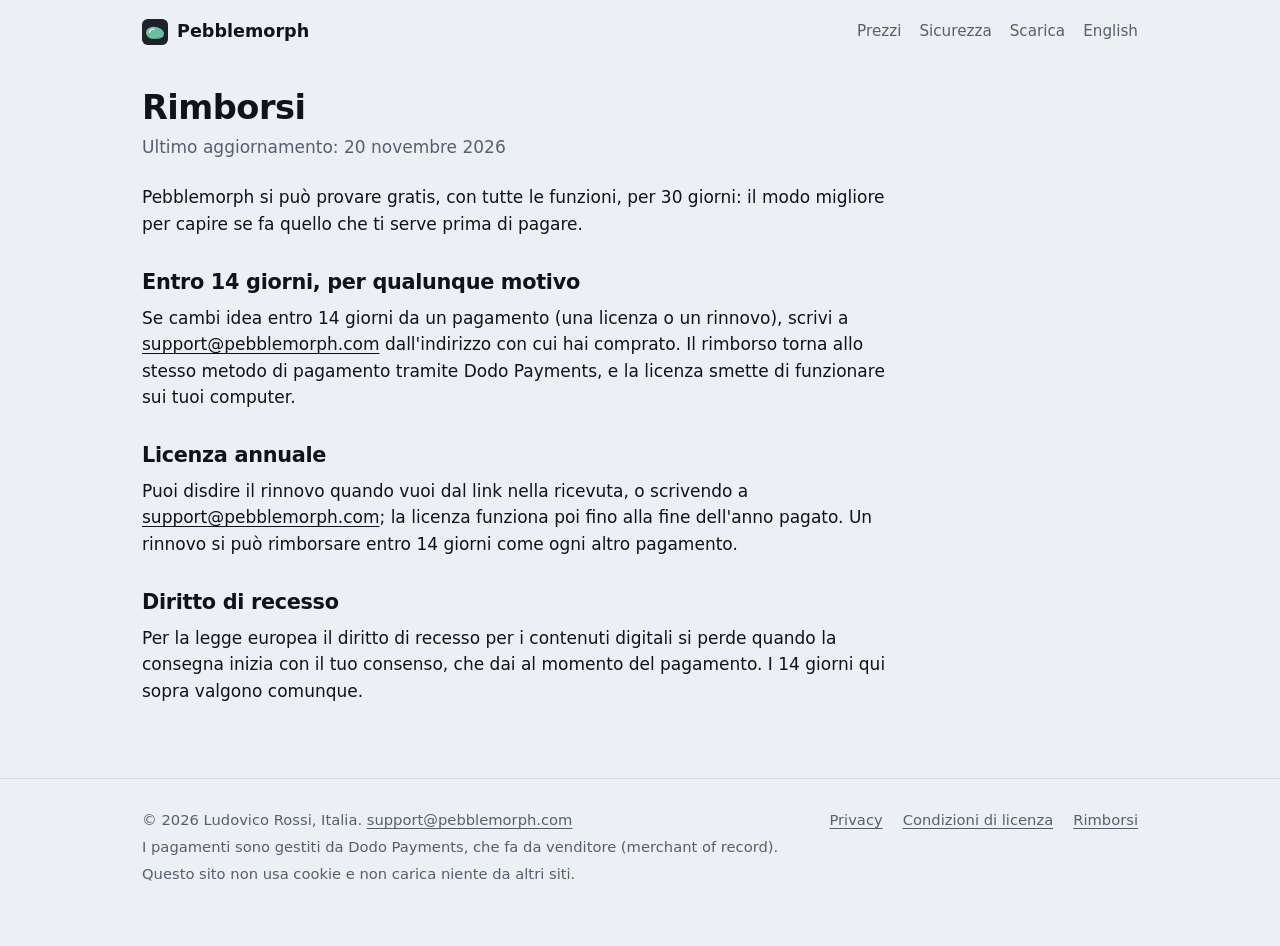
<file: it/refunds.html>
<!doctype html>
<html lang="it">
<head>
<meta charset="utf-8">
<meta name="viewport" content="width=device-width, initial-scale=1">
<meta http-equiv="Content-Security-Policy" content="default-src 'self'; img-src 'self' data:; style-src 'self'; script-src 'none'; base-uri 'none'; form-action 'none'">
<meta name="referrer" content="no-referrer">
<title>Rimborsi: Pebblemorph</title>
<meta name="description" content="La politica di rimborso di Pebblemorph.">
<link rel="icon" href="../favicon.svg" type="image/svg+xml">
<link rel="stylesheet" href="../style.css">
</head>
<body>
<header class="wrap top">
  <a class="brand" href="index.html"><svg width="26" height="26" viewBox="0 0 32 32" aria-hidden="true"><rect width="32" height="32" rx="7" fill="#1d222b"/><clipPath id="brand-underside"><path d="M5 16.6C5 12.3 9.1 9.6 14.6 9.6C20.6 9.6 27 13.1 27 18.4C27 22.5 22.1 24.4 15.6 24.4C9.4 24.4 5 21.6 5 16.6Z"/></clipPath><path d="M5 16.6C5 12.3 9.1 9.6 14.6 9.6C20.6 9.6 27 13.1 27 18.4C27 22.5 22.1 24.4 15.6 24.4C9.4 24.4 5 21.6 5 16.6Z" fill="#6bbfa1"/><path d="M3 21.2C9 24.2 21 24.6 29 19.8V27H3Z" fill="#57a88b" clip-path="url(#brand-underside)"/><path d="M9.2 16.2C9.6 13.9 11.7 12.5 14.8 12.3" fill="none" stroke="#e7ebf2" stroke-width="1.9" stroke-linecap="round"/></svg>Pebblemorph</a>
  <nav aria-label="Principale">
    <a href="index.html#prices">Prezzi</a>
    <a class="hide-small" href="index.html#safety">Sicurezza</a>
    <a class="hide-small" href="index.html#download">Scarica</a>
    <a href="../refunds.html" lang="en">English</a>
  </nav>
</header>
<main class="wrap prose">
<h1>Rimborsi</h1>
<p class="updated">Ultimo aggiornamento: 20 novembre 2026</p>
<p>Pebblemorph si può provare gratis, con tutte le funzioni, per 30 giorni: il modo migliore per capire se fa quello che ti serve prima di pagare.</p>

<h2>Entro 14 giorni, per qualunque motivo</h2>
<p>Se cambi idea entro 14 giorni da un pagamento (una licenza o un rinnovo), scrivi a <a href="mailto:support@pebblemorph.com">support@pebblemorph.com</a> dall'indirizzo con cui hai comprato. Il rimborso torna allo stesso metodo di pagamento tramite Dodo Payments, e la licenza smette di funzionare sui tuoi computer.</p>

<h2>Licenza annuale</h2>
<p>Puoi disdire il rinnovo quando vuoi dal link nella ricevuta, o scrivendo a <a href="mailto:support@pebblemorph.com">support@pebblemorph.com</a>; la licenza funziona poi fino alla fine dell'anno pagato. Un rinnovo si può rimborsare entro 14 giorni come ogni altro pagamento.</p>

<h2>Diritto di recesso</h2>
<p>Per la legge europea il diritto di recesso per i contenuti digitali si perde quando la consegna inizia con il tuo consenso, che dai al momento del pagamento. I 14 giorni qui sopra valgono comunque.</p>
</main>
<footer>
  <div class="wrap">
    <div>
      <p>© 2026 Ludovico Rossi, Italia. <a href="mailto:support@pebblemorph.com">support@pebblemorph.com</a></p>
      <p>I pagamenti sono gestiti da Dodo Payments, che fa da venditore (merchant of record).</p>
      <p>Questo sito non usa cookie e non carica niente da altri siti.</p>
    </div>
    <nav aria-label="Note legali">
      <a href="privacy.html">Privacy</a>
      <a href="terms.html">Condizioni di licenza</a>
      <a href="refunds.html">Rimborsi</a>
    </nav>
  </div>
</footer>
</body>
</html>
</file>
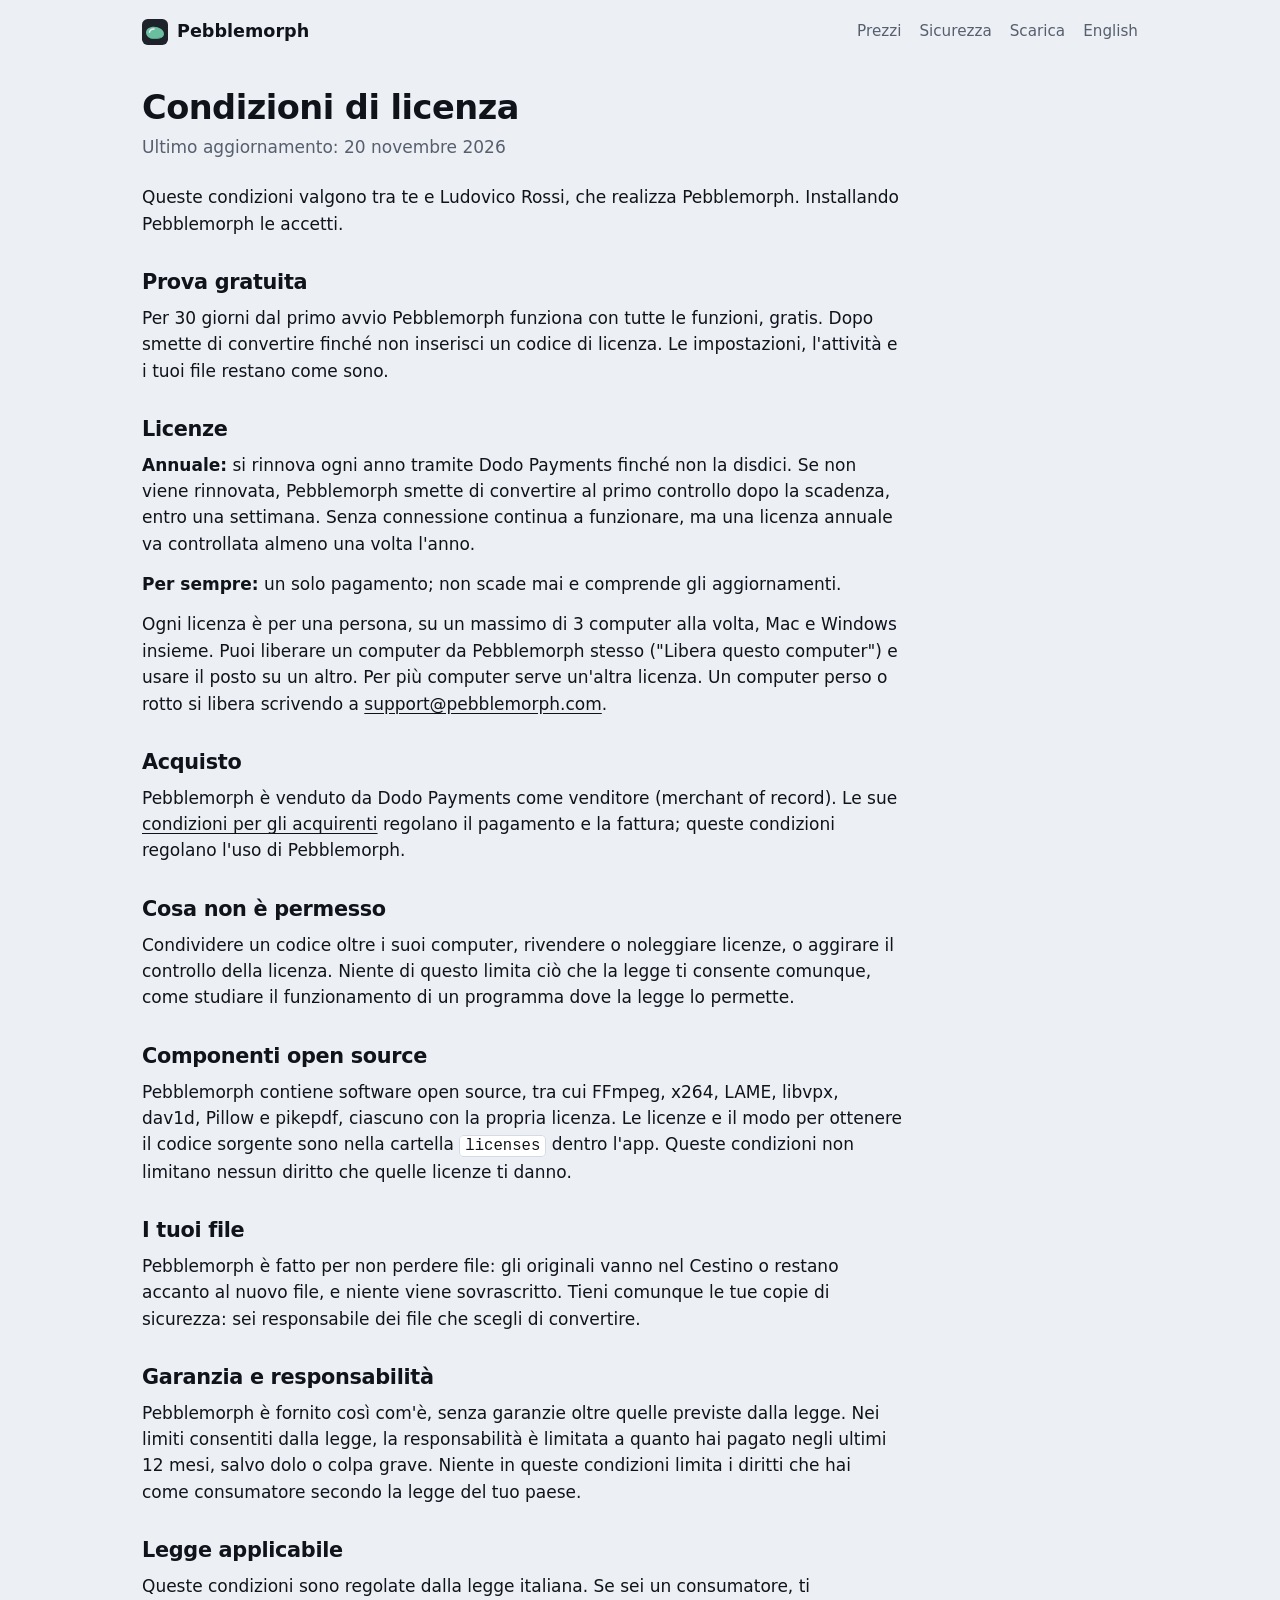
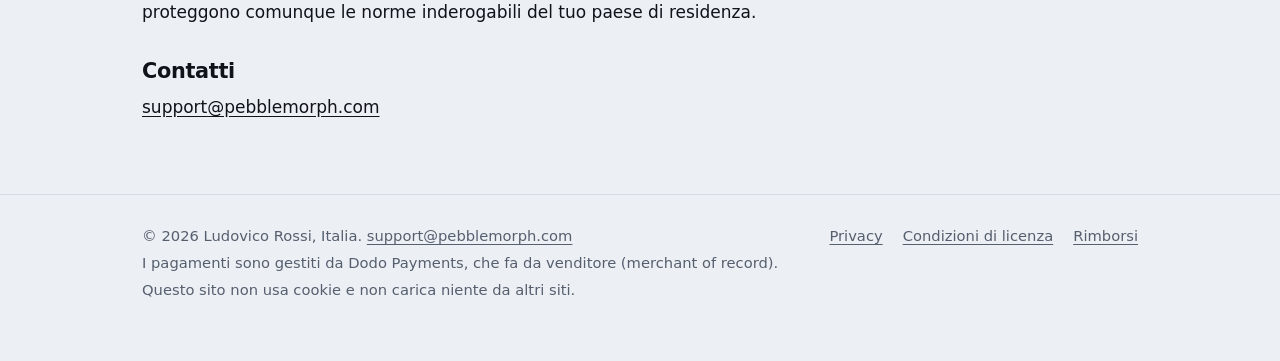
<file: it/terms.html>
<!doctype html>
<html lang="it">
<head>
<meta charset="utf-8">
<meta name="viewport" content="width=device-width, initial-scale=1">
<meta http-equiv="Content-Security-Policy" content="default-src 'self'; img-src 'self' data:; style-src 'self'; script-src 'none'; base-uri 'none'; form-action 'none'">
<meta name="referrer" content="no-referrer">
<title>Condizioni di licenza: Pebblemorph</title>
<meta name="description" content="Le condizioni della licenza di Pebblemorph.">
<link rel="icon" href="../favicon.svg" type="image/svg+xml">
<link rel="stylesheet" href="../style.css">
</head>
<body>
<header class="wrap top">
  <a class="brand" href="index.html"><svg width="26" height="26" viewBox="0 0 32 32" aria-hidden="true"><rect width="32" height="32" rx="7" fill="#1d222b"/><clipPath id="brand-underside"><path d="M5 16.6C5 12.3 9.1 9.6 14.6 9.6C20.6 9.6 27 13.1 27 18.4C27 22.5 22.1 24.4 15.6 24.4C9.4 24.4 5 21.6 5 16.6Z"/></clipPath><path d="M5 16.6C5 12.3 9.1 9.6 14.6 9.6C20.6 9.6 27 13.1 27 18.4C27 22.5 22.1 24.4 15.6 24.4C9.4 24.4 5 21.6 5 16.6Z" fill="#6bbfa1"/><path d="M3 21.2C9 24.2 21 24.6 29 19.8V27H3Z" fill="#57a88b" clip-path="url(#brand-underside)"/><path d="M9.2 16.2C9.6 13.9 11.7 12.5 14.8 12.3" fill="none" stroke="#e7ebf2" stroke-width="1.9" stroke-linecap="round"/></svg>Pebblemorph</a>
  <nav aria-label="Principale">
    <a href="index.html#prices">Prezzi</a>
    <a class="hide-small" href="index.html#safety">Sicurezza</a>
    <a class="hide-small" href="index.html#download">Scarica</a>
    <a href="../terms.html" lang="en">English</a>
  </nav>
</header>
<main class="wrap prose">
<h1>Condizioni di licenza</h1>
<p class="updated">Ultimo aggiornamento: 20 novembre 2026</p>
<p>Queste condizioni valgono tra te e Ludovico Rossi, che realizza Pebblemorph. Installando Pebblemorph le accetti.</p>

<h2>Prova gratuita</h2>
<p>Per 30 giorni dal primo avvio Pebblemorph funziona con tutte le funzioni, gratis. Dopo smette di convertire finché non inserisci un codice di licenza. Le impostazioni, l'attività e i tuoi file restano come sono.</p>

<h2>Licenze</h2>
<p><strong>Annuale:</strong> si rinnova ogni anno tramite Dodo Payments finché non la disdici. Se non viene rinnovata, Pebblemorph smette di convertire al primo controllo dopo la scadenza, entro una settimana. Senza connessione continua a funzionare, ma una licenza annuale va controllata almeno una volta l'anno.</p>
<p><strong>Per sempre:</strong> un solo pagamento; non scade mai e comprende gli aggiornamenti.</p>
<p>Ogni licenza è per una persona, su un massimo di 3 computer alla volta, Mac e Windows insieme. Puoi liberare un computer da Pebblemorph stesso ("Libera questo computer") e usare il posto su un altro. Per più computer serve un'altra licenza. Un computer perso o rotto si libera scrivendo a <a href="mailto:support@pebblemorph.com">support@pebblemorph.com</a>.</p>

<h2>Acquisto</h2>
<p>Pebblemorph è venduto da Dodo Payments come venditore (merchant of record). Le sue <a href="https://dodopayments.com/legal/buyer-terms">condizioni per gli acquirenti</a> regolano il pagamento e la fattura; queste condizioni regolano l'uso di Pebblemorph.</p>

<h2>Cosa non è permesso</h2>
<p>Condividere un codice oltre i suoi computer, rivendere o noleggiare licenze, o aggirare il controllo della licenza. Niente di questo limita ciò che la legge ti consente comunque, come studiare il funzionamento di un programma dove la legge lo permette.</p>

<h2>Componenti open source</h2>
<p>Pebblemorph contiene software open source, tra cui FFmpeg, x264, LAME, libvpx, dav1d, Pillow e pikepdf, ciascuno con la propria licenza. Le licenze e il modo per ottenere il codice sorgente sono nella cartella <code>licenses</code> dentro l'app. Queste condizioni non limitano nessun diritto che quelle licenze ti danno.</p>

<h2>I tuoi file</h2>
<p>Pebblemorph è fatto per non perdere file: gli originali vanno nel Cestino o restano accanto al nuovo file, e niente viene sovrascritto. Tieni comunque le tue copie di sicurezza: sei responsabile dei file che scegli di convertire.</p>

<h2>Garanzia e responsabilità</h2>
<p>Pebblemorph è fornito così com'è, senza garanzie oltre quelle previste dalla legge. Nei limiti consentiti dalla legge, la responsabilità è limitata a quanto hai pagato negli ultimi 12 mesi, salvo dolo o colpa grave. Niente in queste condizioni limita i diritti che hai come consumatore secondo la legge del tuo paese.</p>

<h2>Legge applicabile</h2>
<p>Queste condizioni sono regolate dalla legge italiana. Se sei un consumatore, ti proteggono comunque le norme inderogabili del tuo paese di residenza.</p>

<h2>Contatti</h2>
<p><a href="mailto:support@pebblemorph.com">support@pebblemorph.com</a></p>
</main>
<footer>
  <div class="wrap">
    <div>
      <p>© 2026 Ludovico Rossi, Italia. <a href="mailto:support@pebblemorph.com">support@pebblemorph.com</a></p>
      <p>I pagamenti sono gestiti da Dodo Payments, che fa da venditore (merchant of record).</p>
      <p>Questo sito non usa cookie e non carica niente da altri siti.</p>
    </div>
    <nav aria-label="Note legali">
      <a href="privacy.html">Privacy</a>
      <a href="terms.html">Condizioni di licenza</a>
      <a href="refunds.html">Rimborsi</a>
    </nav>
  </div>
</footer>
</body>
</html>
</file>
<file: style.css>
/* Pebblemorph's site. Plain on purpose: what it does, what it costs, why it
   is safe. One thing shows instead of telling: the Downloads folder after
   Pebblemorph has been through it, file by file, with the weights.
   Nothing is loaded from elsewhere: system fonts, no scripts, no cookies. */

:root {
  --paper:   #eceff4;
  --surface: #ffffff;
  --rail:    #1d222b;
  --ink:     #10131a;
  --soft:    #565f6e;
  --line:    #d5dbe5;
  --green:   #2f6f5b;
  --amber:   #9a5c1c;
  color-scheme: light dark;
}
@media (prefers-color-scheme: dark) {
  :root {
    --paper:   #14171d;
    --surface: #1b1f27;
    --rail:    #0e1116;
    --ink:     #e7ebf2;
    --soft:    #a3acbb;
    --line:    #2c333e;
    --green:   #6bbfa1;
    --amber:   #d8a35f;
  }
}

* { box-sizing: border-box; }
html { -webkit-text-size-adjust: 100%; scroll-behavior: smooth; }
@media (prefers-reduced-motion: reduce) { html { scroll-behavior: auto; } }

body {
  margin: 0;
  background: var(--paper);
  color: var(--ink);
  font: 17px/1.55 system-ui, -apple-system, "Segoe UI", Roboto, "Helvetica Neue", Arial, sans-serif;
  font-variant-numeric: tabular-nums;
}
a { color: inherit; text-underline-offset: 0.18em; }
a:focus-visible, summary:focus-visible { outline: 3px solid var(--green); outline-offset: 3px; border-radius: 4px; }
p { margin: 0 0 14px; }
h1, h2, h3 { line-height: 1.15; letter-spacing: -0.015em; }

.wrap { max-width: 1040px; margin: 0 auto; padding: 0 22px; }

/* ---------------------------------------------------------------- top */
.top { display: flex; align-items: center; justify-content: space-between; gap: 16px; padding-top: 18px; padding-bottom: 18px; }
.brand { display: flex; align-items: center; gap: 9px; font-weight: 700; font-size: 1.1rem; text-decoration: none; }
.brand svg { flex: none; }
.top nav { display: flex; gap: 18px; font-size: 0.95rem; color: var(--soft); }
.top nav a { text-decoration: none; }
.top nav a:hover { color: var(--ink); text-decoration: underline; }

/* --------------------------------------------------------------- hero */
.hero { display: grid; gap: 44px; align-items: center;
        grid-template-columns: minmax(0, 0.95fr) minmax(0, 1.05fr); padding-top: 36px; padding-bottom: 64px; }
.hero h1 { font-size: 2.3rem; font-size: clamp(2.1rem, 4.4vw, 3.15rem); font-weight: 750; letter-spacing: -0.028em; margin: 0 0 18px; }
.lead { font-size: 1.13rem; color: var(--soft); max-width: 36ch; }
.actions { display: flex; flex-wrap: wrap; gap: 12px; margin: 26px 0 14px; }
.btn { display: inline-block; padding: 13px 20px; border-radius: 8px; font-weight: 600; text-decoration: none;
       border: 2px solid var(--ink); }
.btn.main { background: var(--ink); color: var(--paper); }
.btn.main:hover { background: var(--green); border-color: var(--green); }
.btn.plain:hover { background: var(--surface); }
@media (prefers-color-scheme: dark) { .btn.main:hover { color: #0e1116; } }
.promise { color: var(--soft); font-size: 0.95rem; margin: 0; }

/* The Downloads folder after Pebblemorph: what arrived, what it became. */
.ledger { background: var(--surface); border: 1px solid var(--line); border-radius: 10px; overflow: hidden;
          font-size: 0.9rem; box-shadow: 0 16px 36px -26px rgba(16, 19, 26, 0.55); }
.ledger .bar { background: var(--rail); color: #e7ebf2; padding: 10px 16px; display: flex;
               justify-content: space-between; gap: 12px; font-size: 0.84rem; }
.ledger .bar span + span { color: #a3acbb; }
.ledger table { width: 100%; border-collapse: collapse; }
.ledger th { text-align: left; font-weight: 500; color: var(--soft); padding: 9px 16px 5px; font-size: 0.8rem; }
.ledger td { padding: 9px 16px; border-top: 1px solid var(--line); vertical-align: top; }
.ledger .num { text-align: right; white-space: nowrap; }
.ledger .name { overflow-wrap: break-word; }
.ledger .was { color: var(--soft); }
.ledger .less { color: var(--green); font-weight: 600; }
.ledger .kept { color: var(--amber); }
.ledger .why { display: block; color: var(--soft); font-size: 0.8rem; }
@media (prefers-reduced-motion: no-preference) {
  .ledger tbody .after { animation: arrive 0.45s ease-out both; }
  .ledger tbody tr:nth-child(2) .after { animation-delay: 0.2s; }
  .ledger tbody tr:nth-child(3) .after { animation-delay: 0.4s; }
  .ledger tbody tr:nth-child(4) .after { animation-delay: 0.6s; }
  .ledger tbody tr:nth-child(5) .after { animation-delay: 0.8s; }
}
@keyframes arrive { from { opacity: 0; } to { opacity: 1; } }

/* ----------------------------------------------------------- sections */
.block { padding: 60px 0; border-top: 1px solid var(--line); }
.block h2 { font-size: 1.75rem; margin: 0 0 10px; }
.block .intro { color: var(--soft); max-width: 62ch; margin-bottom: 28px; }

/* Prices: the two numbers are the biggest type after the headline. */
.plans { display: grid; grid-template-columns: repeat(2, minmax(0, 1fr)); gap: 18px; max-width: 760px; }
.plan { background: var(--surface); border: 1px solid var(--line); border-radius: 12px; padding: 24px; }
.plan h3 { font-size: 1.1rem; margin: 0 0 12px; }
.price { margin: 0 0 6px; }
.price strong { white-space: nowrap; font-size: 3rem; font-weight: 750; letter-spacing: -0.03em; line-height: 1; }
.price span { color: var(--soft); margin-left: 6px; }
.plan .what { color: var(--soft); min-height: 3.1em; margin-bottom: 18px; }
.plan .btn { width: 100%; text-align: center; }
.both { max-width: 760px; margin: 22px 0 0; padding: 0; list-style: none; display: grid; gap: 8px; }
.both li { padding-left: 26px; position: relative; }
.both li::before { content: ""; position: absolute; left: 4px; top: 0.55em; width: 10px; height: 6px;
                   border-left: 2px solid var(--green); border-bottom: 2px solid var(--green); transform: rotate(-45deg); }

/* Safety: six plain statements, two columns where there is room. */
.facts { display: grid; grid-template-columns: repeat(2, minmax(0, 1fr)); gap: 0 40px; max-width: 920px; }
.facts div { padding: 18px 0; border-top: 1px solid var(--line); }
.facts h3 { font-size: 1.05rem; margin: 0 0 6px; }
.facts p { color: var(--soft); margin: 0; }

.table { width: 100%; max-width: 920px; border-collapse: collapse; }
.table th, .table td { text-align: left; padding: 12px 16px 12px 0; border-bottom: 1px solid var(--line); vertical-align: top; }
.table thead th { font-size: 0.85rem; font-weight: 500; color: var(--soft); }
.table td:first-child { font-weight: 600; }
.table th:first-child { width: 36%; }
.table .soft { color: var(--soft); }
.table td.get { text-align: right; white-space: nowrap; font-weight: 400; }
.table.downloads td { vertical-align: middle; }
.table .get .btn { padding: 8px 16px; }
.table .soon { color: var(--soft); font-weight: 600; }
.soon-note { color: var(--ink); font-weight: 500; }
.note { color: var(--soft); font-size: 0.95rem; max-width: 70ch; margin-top: 18px; }

/* Magic folders: three numbered steps side by side, one under the other on a phone. */
.steps { display: grid; grid-template-columns: repeat(3, minmax(0, 1fr)); gap: 0 32px; max-width: 920px;
         margin: 0; padding: 0; list-style: none; counter-reset: step; }
.steps li { counter-increment: step; padding: 18px 0; border-top: 1px solid var(--line); }
.steps li::before { content: counter(step); display: grid; place-items: center; width: 28px; height: 28px;
                    margin-bottom: 10px; border-radius: 50%; background: var(--ink); color: var(--paper);
                    font-weight: 700; font-size: 0.9rem; }
.steps h3 { font-size: 1.05rem; margin: 0 0 6px; }
.steps p { color: var(--soft); margin: 0; }

.faq { max-width: 760px; }
.faq div { border-top: 1px solid var(--line); padding: 16px 0; }
.faq h3 { font-size: 1.05rem; margin: 0 0 6px; }
.faq p { color: var(--soft); margin: 0; max-width: 64ch; }

.person { max-width: 64ch; font-size: 1.08rem; }

/* --------------------------------------------------------------- foot */
footer { border-top: 1px solid var(--line); padding: 30px 0 56px; color: var(--soft); font-size: 0.92rem; }
footer .wrap { display: flex; flex-wrap: wrap; gap: 14px 32px; justify-content: space-between; }
footer nav { display: flex; flex-wrap: wrap; gap: 8px 20px; }
footer p { margin: 0 0 4px; }

/* Legal pages */
.prose { padding-top: 20px; padding-bottom: 60px; }
.prose > * { max-width: 760px; }
.prose h1 { font-size: 2.1rem; margin: 6px 0 6px; }
.prose h2 { font-size: 1.3rem; margin: 34px 0 10px; }
.prose h3 { font-size: 1.05rem; margin: 22px 0 6px; }
.prose .updated { color: var(--soft); margin-bottom: 24px; }
code { font-size: 0.92em; background: var(--surface); padding: 1px 5px; border-radius: 4px; border: 1px solid var(--line); }

@media (max-width: 860px) {
  .hero { grid-template-columns: 1fr; gap: 32px; padding-top: 12px; }
  .facts { grid-template-columns: 1fr; }
  .steps { grid-template-columns: 1fr; }
}
@media (max-width: 600px) {
  body { font-size: 16px; }
  .top nav a.hide-small { display: none; }
  .plans { grid-template-columns: 1fr; }
  .plan .what { min-height: 0; }
  .ledger .num.before, .ledger th.before { display: none; }
  .ledger td, .ledger th { padding-left: 12px; padding-right: 12px; }
  .table thead { display: none; }
  .table tr { display: block; border-bottom: 1px solid var(--line); padding: 10px 0; }
  .table td { display: block; border: 0; padding: 2px 0; }
  .table td[data-label]::before { content: attr(data-label) ": "; color: var(--soft); font-weight: 400; }
  .table td.get { text-align: left; padding-top: 10px; }
  .block { padding: 48px 0; }
}
</file>
